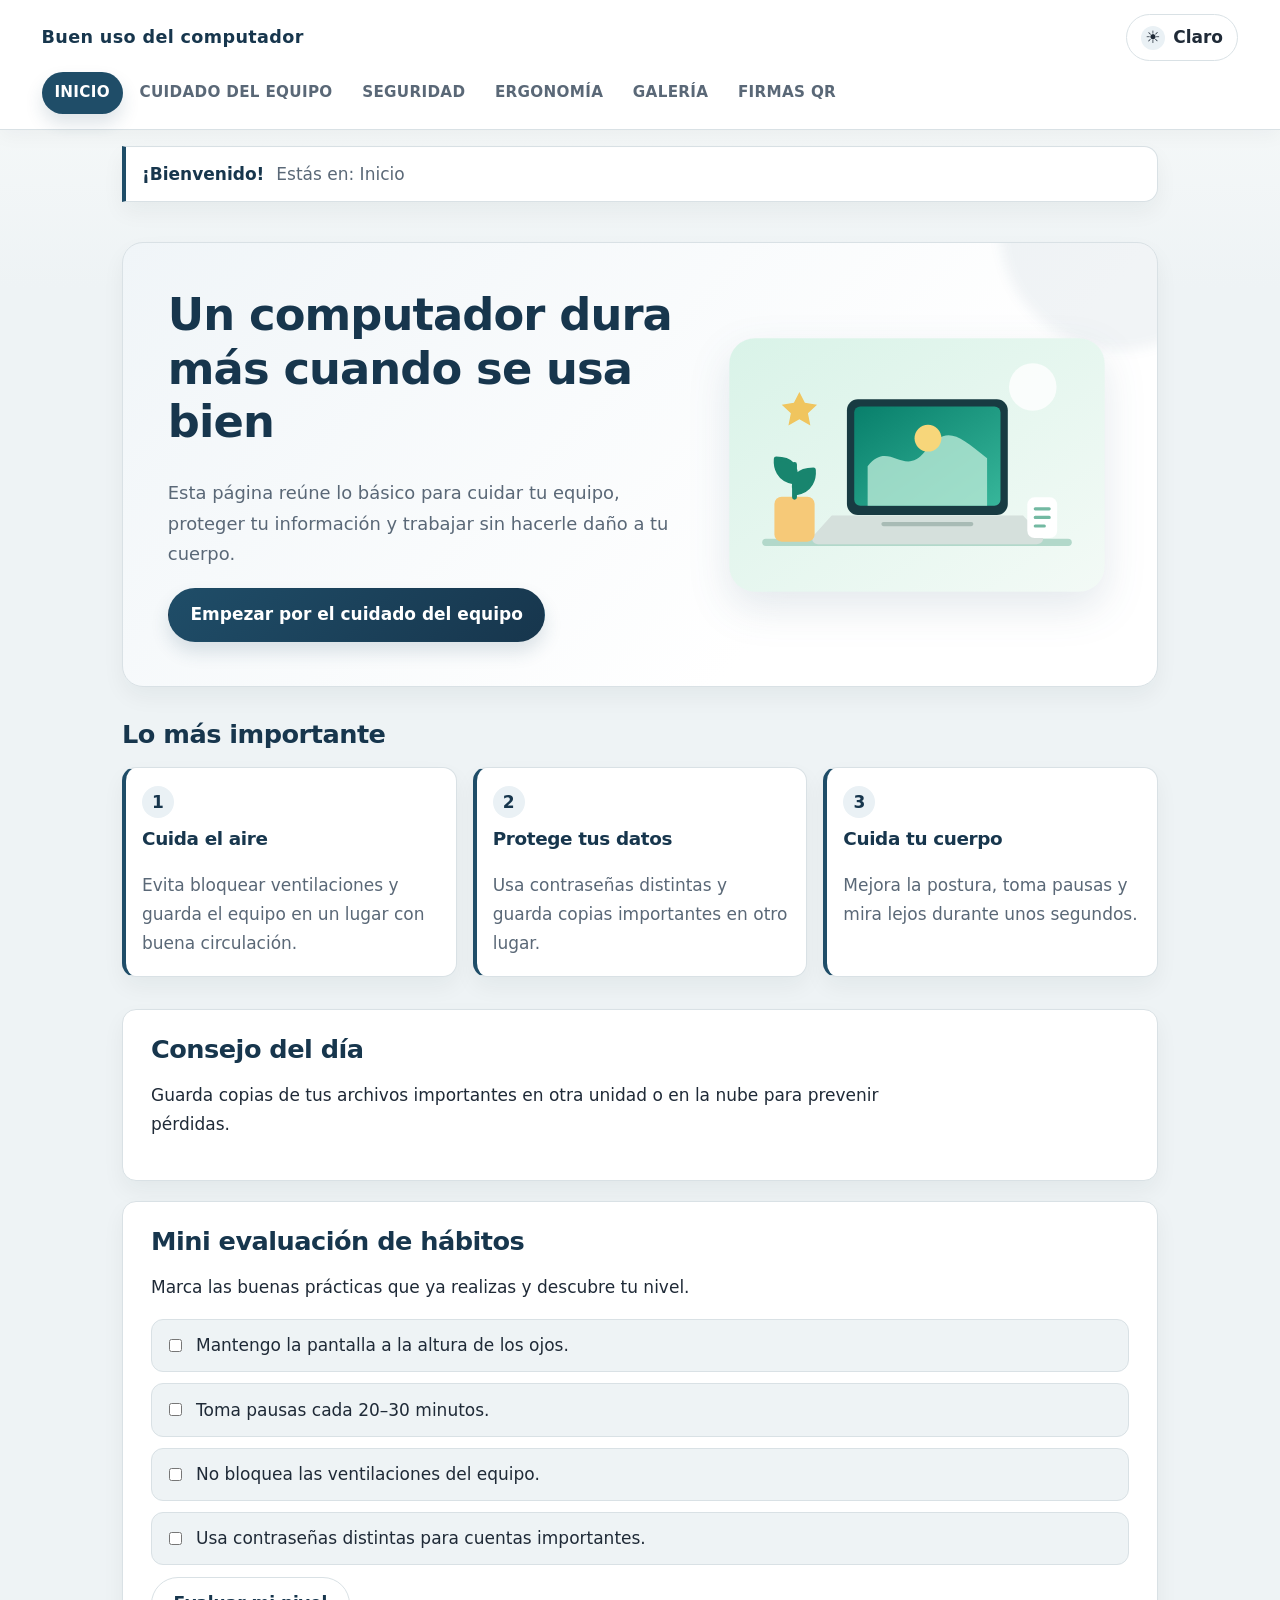
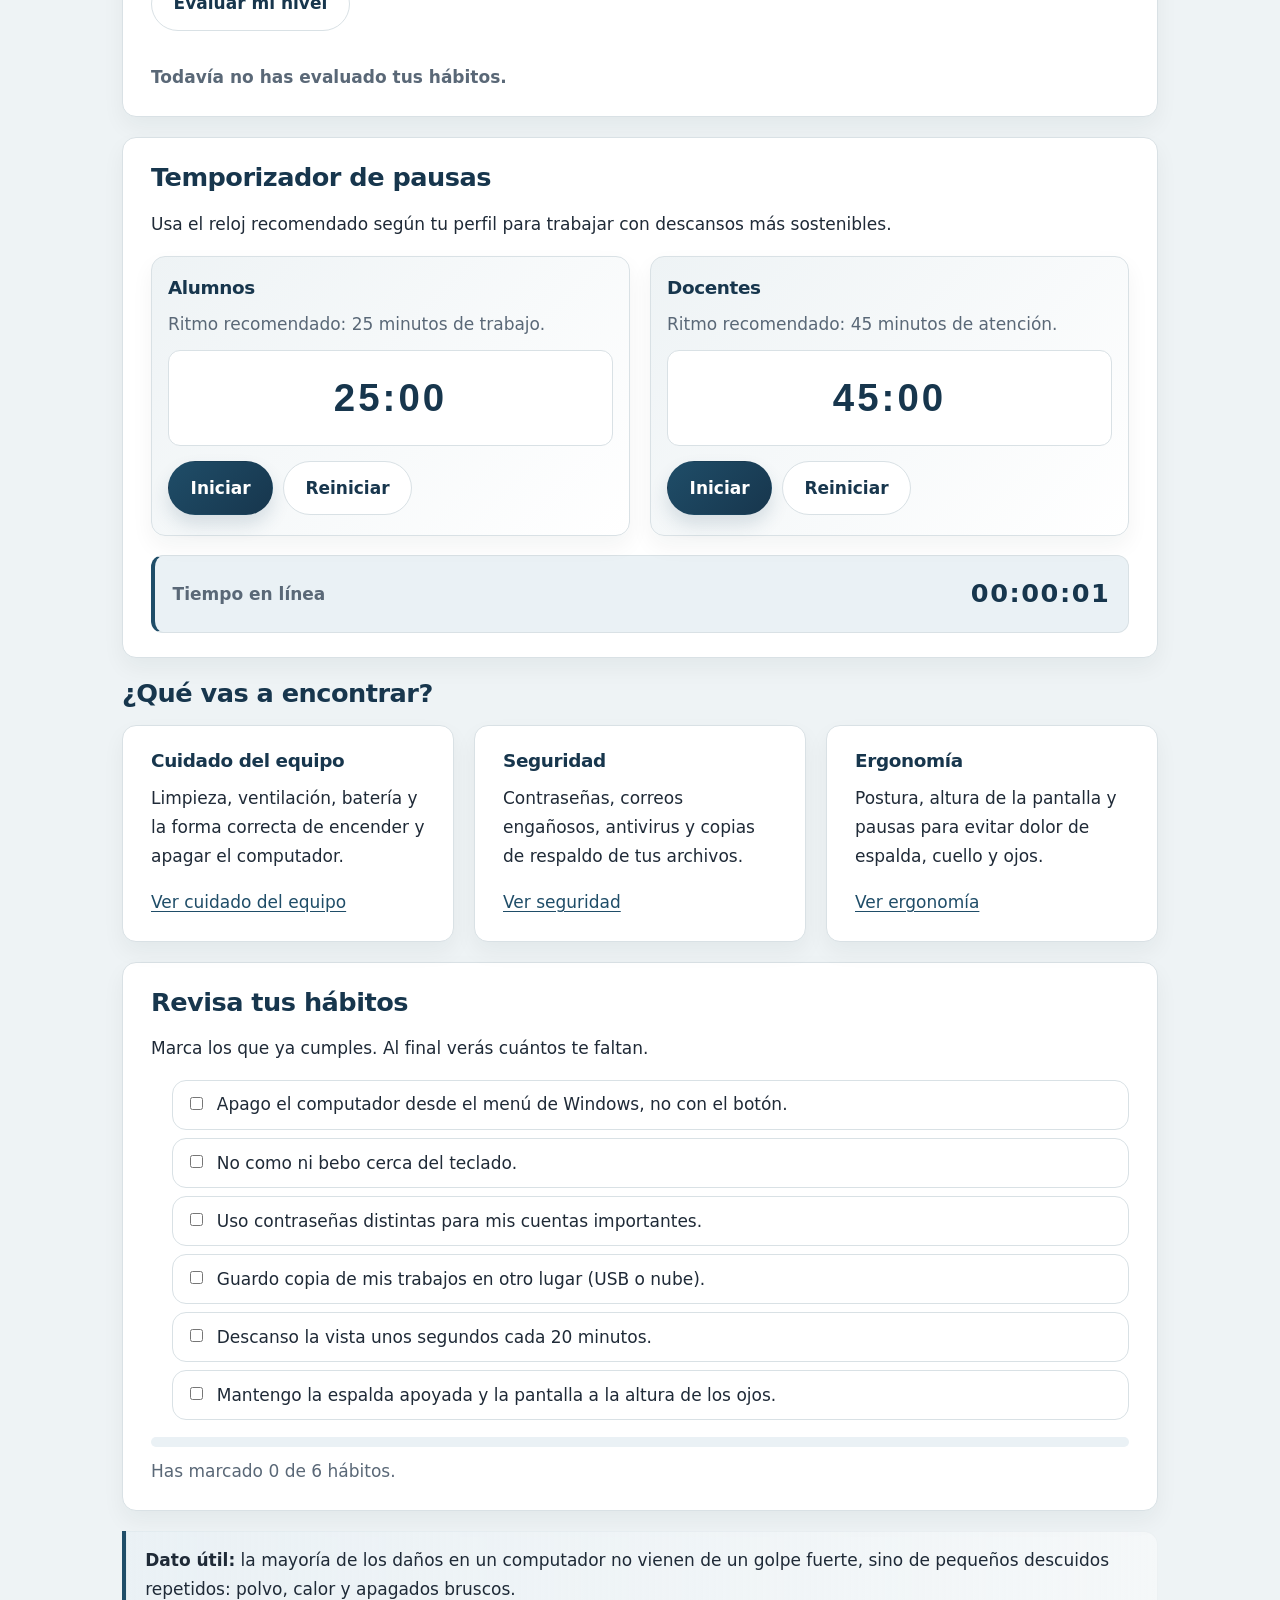
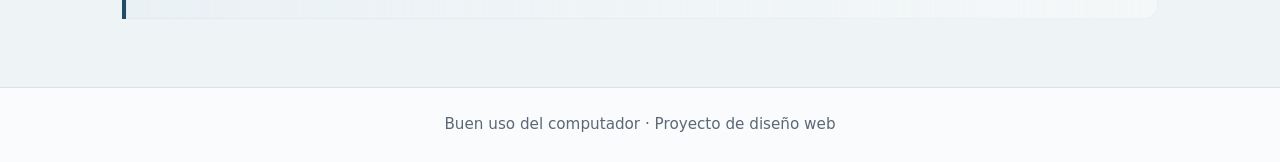
<file: index.html>
<!DOCTYPE html>
<html lang="es">
<head>
  <meta charset="UTF-8">
  <meta name="viewport" content="width=device-width, initial-scale=1">
  <title>Buen uso del computador</title>
  <link rel="stylesheet" href="css/estilos.css">
</head>
<body>

  <header class="cabecera">
    <a class="logo" href="index.html">Buen uso del computador</a>
    <div class="cabecera-acciones">
      <button class="tema-toggle" type="button" aria-label="Cambiar tema" aria-pressed="false">
        <span class="tema-toggle-icon" aria-hidden="true">☀️</span>
        <span class="tema-toggle-text">Claro</span>
      </button>
      <button class="menu-boton" type="button" aria-expanded="false" aria-controls="menu">Menú</button>
    </div>
    <nav id="menu" class="menu" aria-label="Principal">
      <a href="index.html" class="activo" aria-current="page">Inicio</a>
      <a href="cuidado.html">Cuidado del equipo</a>
      <a href="seguridad.html">Seguridad</a>
      <a href="ergonomia.html">Ergonomía</a>
      <a href="galeria.html">Galería</a>
      <a href="firmas.html">Firmas QR</a>
    </nav>
  </header>

  <a class="saltar-contenido" href="#contenido">Saltar al contenido</a>
  <main class="contenido" id="contenido">

    <section class="portada">
      <div class="portada-texto">
        <h1>Un computador dura más cuando se usa bien</h1>
        <p>Esta página reúne lo básico para cuidar tu equipo, proteger tu información y trabajar sin hacerle daño a tu cuerpo.</p>
        <a class="boton" href="cuidado.html">Empezar por el cuidado del equipo</a>
      </div>
      <figure class="portada-visual">
        <img src="imagenes/inicio.svg" alt="Computador portátil sobre un escritorio ordenado con una planta">
      </figure>
    </section>

    <section class="destacados" aria-labelledby="destacados">
      <h2 id="destacados">Lo más importante</h2>
      <div class="mini-grid">
        <article class="mini-card">
          <span class="badge">1</span>
          <h3>Cuida el aire</h3>
          <p>Evita bloquear ventilaciones y guarda el equipo en un lugar con buena circulación.</p>
        </article>
        <article class="mini-card">
          <span class="badge">2</span>
          <h3>Protege tus datos</h3>
          <p>Usa contraseñas distintas y guarda copias importantes en otro lugar.</p>
        </article>
        <article class="mini-card">
          <span class="badge">3</span>
          <h3>Cuida tu cuerpo</h3>
          <p>Mejora la postura, toma pausas y mira lejos durante unos segundos.</p>
        </article>
      </div>
    </section>

    <section class="bloque" aria-labelledby="consejos-dia">
      <h2 id="consejos-dia">Consejo del día</h2>
      <p id="consejo-del-dia">Cargando recomendación...</p>
    </section>

    <section class="bloque" aria-labelledby="mini-evaluacion">
      <h2 id="mini-evaluacion">Mini evaluación de hábitos</h2>
      <p>Marca las buenas prácticas que ya realizas y descubre tu nivel.</p>

      <form id="test-habitos-form" class="test-habitos-form">
        <label class="test-option"><input type="checkbox" name="habito"> Mantengo la pantalla a la altura de los ojos.</label>
        <label class="test-option"><input type="checkbox" name="habito"> Toma pausas cada 20–30 minutos.</label>
        <label class="test-option"><input type="checkbox" name="habito"> No bloquea las ventilaciones del equipo.</label>
        <label class="test-option"><input type="checkbox" name="habito"> Usa contraseñas distintas para cuentas importantes.</label>

        <div class="controles">
          <button type="button" class="boton-sec" id="evaluar-habitos">Evaluar mi nivel</button>
        </div>
      </form>

      <p id="resultado-habitos" aria-live="polite">Todavía no has evaluado tus hábitos.</p>
    </section>

    <section class="bloque" aria-labelledby="temporizador-titulo">
      <h2 id="temporizador-titulo">Temporizador de pausas</h2>
      <p>Usa el reloj recomendado según tu perfil para trabajar con descansos más sostenibles.</p>

      <div class="temporizador-grid">
        <article class="temporizador-card" data-seconds="1500">
          <h3>Alumnos</h3>
          <p>Ritmo recomendado: 25 minutos de trabajo.</p>
          <div class="temporizador-display" aria-live="polite">25:00</div>
          <div class="temporizador-controles">
            <button class="boton" type="button" data-role="start">Iniciar</button>
            <button class="boton-sec" type="button" data-role="reset">Reiniciar</button>
          </div>
        </article>

        <article class="temporizador-card" data-seconds="2700">
          <h3>Docentes</h3>
          <p>Ritmo recomendado: 45 minutos de atención.</p>
          <div class="temporizador-display" aria-live="polite">45:00</div>
          <div class="temporizador-controles">
            <button class="boton" type="button" data-role="start">Iniciar</button>
            <button class="boton-sec" type="button" data-role="reset">Reiniciar</button>
          </div>
        </article>
      </div>

      <div class="tiempo-linea" aria-live="polite">
        <span class="tiempo-linea-label">Tiempo en línea</span>
        <strong id="tiempo-en-linea">00:00:00</strong>
      </div>
    </section>

    <section aria-labelledby="temas">
      <h2 id="temas">¿Qué vas a encontrar?</h2>
      <div class="rejilla">
        <article class="bloque">
          <h3>Cuidado del equipo</h3>
          <p>Limpieza, ventilación, batería y la forma correcta de encender y apagar el computador.</p>
          <a href="cuidado.html">Ver cuidado del equipo</a>
        </article>
        <article class="bloque">
          <h3>Seguridad</h3>
          <p>Contraseñas, correos engañosos, antivirus y copias de respaldo de tus archivos.</p>
          <a href="seguridad.html">Ver seguridad</a>
        </article>
        <article class="bloque">
          <h3>Ergonomía</h3>
          <p>Postura, altura de la pantalla y pausas para evitar dolor de espalda, cuello y ojos.</p>
          <a href="ergonomia.html">Ver ergonomía</a>
        </article>
      </div>
    </section>

    <section class="bloque" aria-labelledby="revisa">
      <h2 id="revisa">Revisa tus hábitos</h2>
      <p>Marca los que ya cumples. Al final verás cuántos te faltan.</p>

      <ul class="habitos">
        <li><label><input type="checkbox"><span>Apago el computador desde el menú de Windows, no con el botón.</span></label></li>
        <li><label><input type="checkbox"><span>No como ni bebo cerca del teclado.</span></label></li>
        <li><label><input type="checkbox"><span>Uso contraseñas distintas para mis cuentas importantes.</span></label></li>
        <li><label><input type="checkbox"><span>Guardo copia de mis trabajos en otro lugar (USB o nube).</span></label></li>
        <li><label><input type="checkbox"><span>Descanso la vista unos segundos cada 20 minutos.</span></label></li>
        <li><label><input type="checkbox"><span>Mantengo la espalda apoyada y la pantalla a la altura de los ojos.</span></label></li>
      </ul>

      <div class="progreso" role="progressbar" aria-valuemin="0" aria-valuemax="100" aria-valuenow="0" aria-label="Hábitos cumplidos">
        <div class="progreso-barra" id="barra"></div>
      </div>
      <p id="resultado" aria-live="polite">Has marcado 0 de 6 hábitos.</p>
    </section>

    <div class="nota">
      <strong>Dato útil:</strong> la mayoría de los daños en un computador no vienen de un golpe fuerte, sino de pequeños descuidos repetidos: polvo, calor y apagados bruscos.
    </div>

  </main>

  <footer class="pie">
    <p>Buen uso del computador · Proyecto de diseño web</p>
  </footer>

  <script src="js/script.js" defer></script>
</body>
</html>
</file>
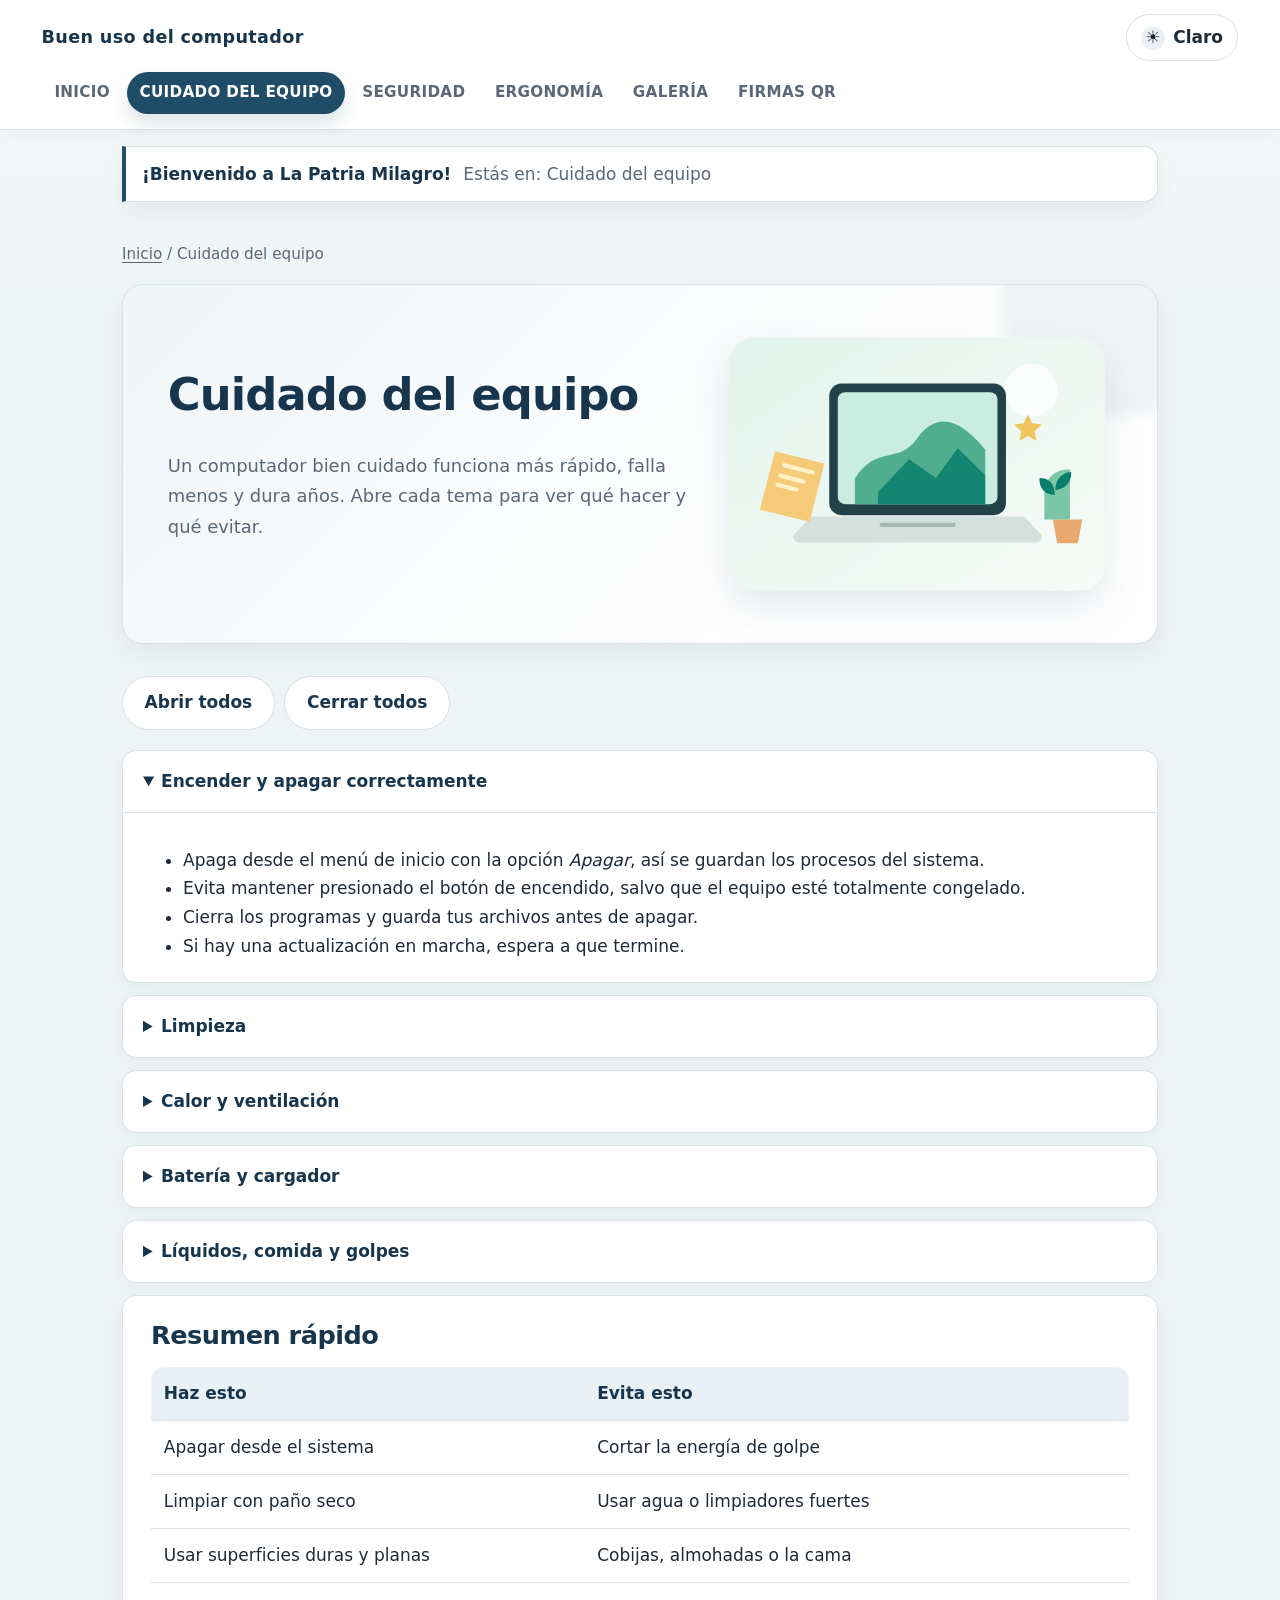
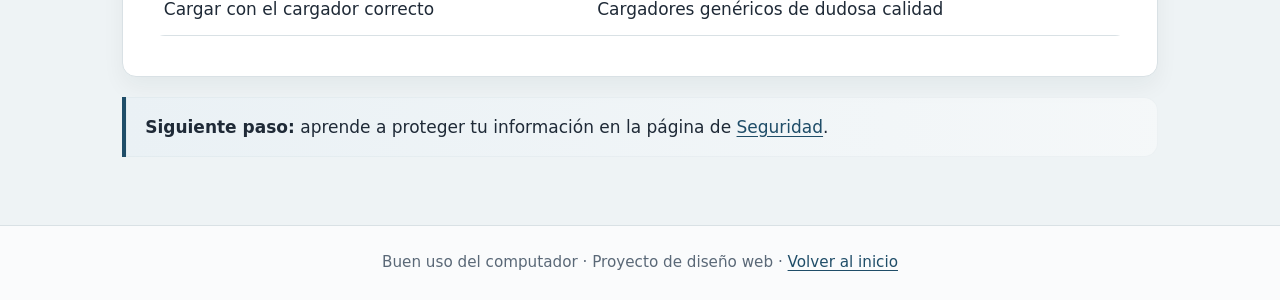
<file: cuidado.html>
<!DOCTYPE html>
<html lang="es">
<head>
  <meta charset="UTF-8">
  <meta name="viewport" content="width=device-width, initial-scale=1">
  <title>Cuidado del equipo · Buen uso del computador</title>
  <link rel="stylesheet" href="css/estilos.css">
</head>
<body>

  <header class="cabecera">
    <a class="logo" href="index.html">Buen uso del computador</a>
    <div class="cabecera-acciones">
      <button class="tema-toggle" type="button" aria-label="Cambiar tema" aria-pressed="false">
        <span class="tema-toggle-icon" aria-hidden="true">☀️</span>
        <span class="tema-toggle-text">Claro</span>
      </button>
      <button class="menu-boton" type="button" aria-expanded="false" aria-controls="menu">Menú</button>
    </div>
    <nav id="menu" class="menu" aria-label="Principal">
      <a href="index.html">Inicio</a>
      <a href="cuidado.html" class="activo" aria-current="page">Cuidado del equipo</a>
      <a href="seguridad.html">Seguridad</a>
      <a href="ergonomia.html">Ergonomía</a>
      <a href="galeria.html">Galería</a>
      <a href="firmas.html">Firmas QR</a>
    </nav>
  </header>

  <a class="saltar-contenido" href="#contenido">Saltar al contenido</a>
  <main class="contenido" id="contenido">
    <p class="migas"><a href="index.html">Inicio</a> / Cuidado del equipo</p>

    <section class="portada">
      <div class="portada-texto">
        <h1>Cuidado del equipo</h1>
        <p>Un computador bien cuidado funciona más rápido, falla menos y dura años. Abre cada tema para ver qué hacer y qué evitar.</p>
      </div>
      <figure class="portada-visual">
        <img src="imagenes/cuidado.svg" alt="Computador limpio con un paño y una planta al lado">
      </figure>
    </section>

    <div class="controles">
      <button class="boton-sec" id="abrir-todo" type="button">Abrir todos</button>
      <button class="boton-sec" id="cerrar-todo" type="button">Cerrar todos</button>
    </div>

    <details class="tema" open>
      <summary>Encender y apagar correctamente</summary>
      <div class="detalle">
        <ul>
          <li>Apaga desde el menú de inicio con la opción <em>Apagar</em>, así se guardan los procesos del sistema.</li>
          <li>Evita mantener presionado el botón de encendido, salvo que el equipo esté totalmente congelado.</li>
          <li>Cierra los programas y guarda tus archivos antes de apagar.</li>
          <li>Si hay una actualización en marcha, espera a que termine.</li>
        </ul>
      </div>
    </details>

    <details class="tema">
      <summary>Limpieza</summary>
      <div class="detalle">
        <ul>
          <li>Apaga y desconecta el equipo antes de limpiar.</li>
          <li>Usa un paño seco y suave para la pantalla; nunca rocíes líquido directamente sobre ella.</li>
          <li>Para el teclado, voltéalo con suavidad o usa aire comprimido en ráfagas cortas.</li>
          <li>Las rejillas de ventilación deben mantenerse libres de polvo.</li>
        </ul>
      </div>
    </details>

    <details class="tema">
      <summary>Calor y ventilación</summary>
      <div class="detalle">
        <p>El calor es el enemigo número uno de los componentes. Cuando el equipo se calienta demasiado se vuelve lento y puede dañarse.</p>
        <ul>
          <li>No uses el portátil sobre la cama, cobijas o almohadas; tapan las entradas de aire.</li>
          <li>Colócalo sobre una superficie dura y plana.</li>
          <li>Evita dejarlo al sol o dentro de un carro cerrado.</li>
          <li>Si el ventilador suena muy fuerte todo el tiempo, puede ser señal de polvo acumulado.</li>
        </ul>
      </div>
    </details>

    <details class="tema">
      <summary>Batería y cargador</summary>
      <div class="detalle">
        <ul>
          <li>Usa el cargador original o uno compatible de buena calidad.</li>
          <li>No lo dejes descargarse hasta 0% con frecuencia.</li>
          <li>Desconecta el cargador sin halar del cable; sujeta el conector.</li>
          <li>Guarda el cable sin doblarlo ni enrollarlo con fuerza.</li>
        </ul>
      </div>
    </details>

    <details class="tema">
      <summary>Líquidos, comida y golpes</summary>
      <div class="detalle">
        <ul>
          <li>Mantén bebidas y comida lejos del teclado; un solo derrame puede dañar la placa.</li>
          <li>Transporta el portátil en una funda o maleta acolchada.</li>
          <li>No pongas objetos pesados encima, ni con el equipo cerrado.</li>
          <li>Si se moja: apágalo de inmediato, desconéctalo y llévalo a revisión; no lo enciendas para probar.</li>
        </ul>
      </div>
    </details>

    <section class="bloque" aria-labelledby="resumen">
      <h2 id="resumen">Resumen rápido</h2>
      <div class="tabla-scroll">
        <table class="tabla">
          <thead><tr><th>Haz esto</th><th>Evita esto</th></tr></thead>
          <tbody>
            <tr><td>Apagar desde el sistema</td><td>Cortar la energía de golpe</td></tr>
            <tr><td>Limpiar con paño seco</td><td>Usar agua o limpiadores fuertes</td></tr>
            <tr><td>Usar superficies duras y planas</td><td>Cobijas, almohadas o la cama</td></tr>
            <tr><td>Cargar con el cargador correcto</td><td>Cargadores genéricos de dudosa calidad</td></tr>
          </tbody>
        </table>
      </div>
    </section>

    <div class="nota">
      <strong>Siguiente paso:</strong> aprende a proteger tu información en la página de <a href="seguridad.html">Seguridad</a>.
    </div>

  </main>

  <footer class="pie">
    <p>Buen uso del computador · Proyecto de diseño web · <a href="index.html">Volver al inicio</a></p>
  </footer>

  <script src="js/script.js" defer></script>
</body>
</html>
</file>
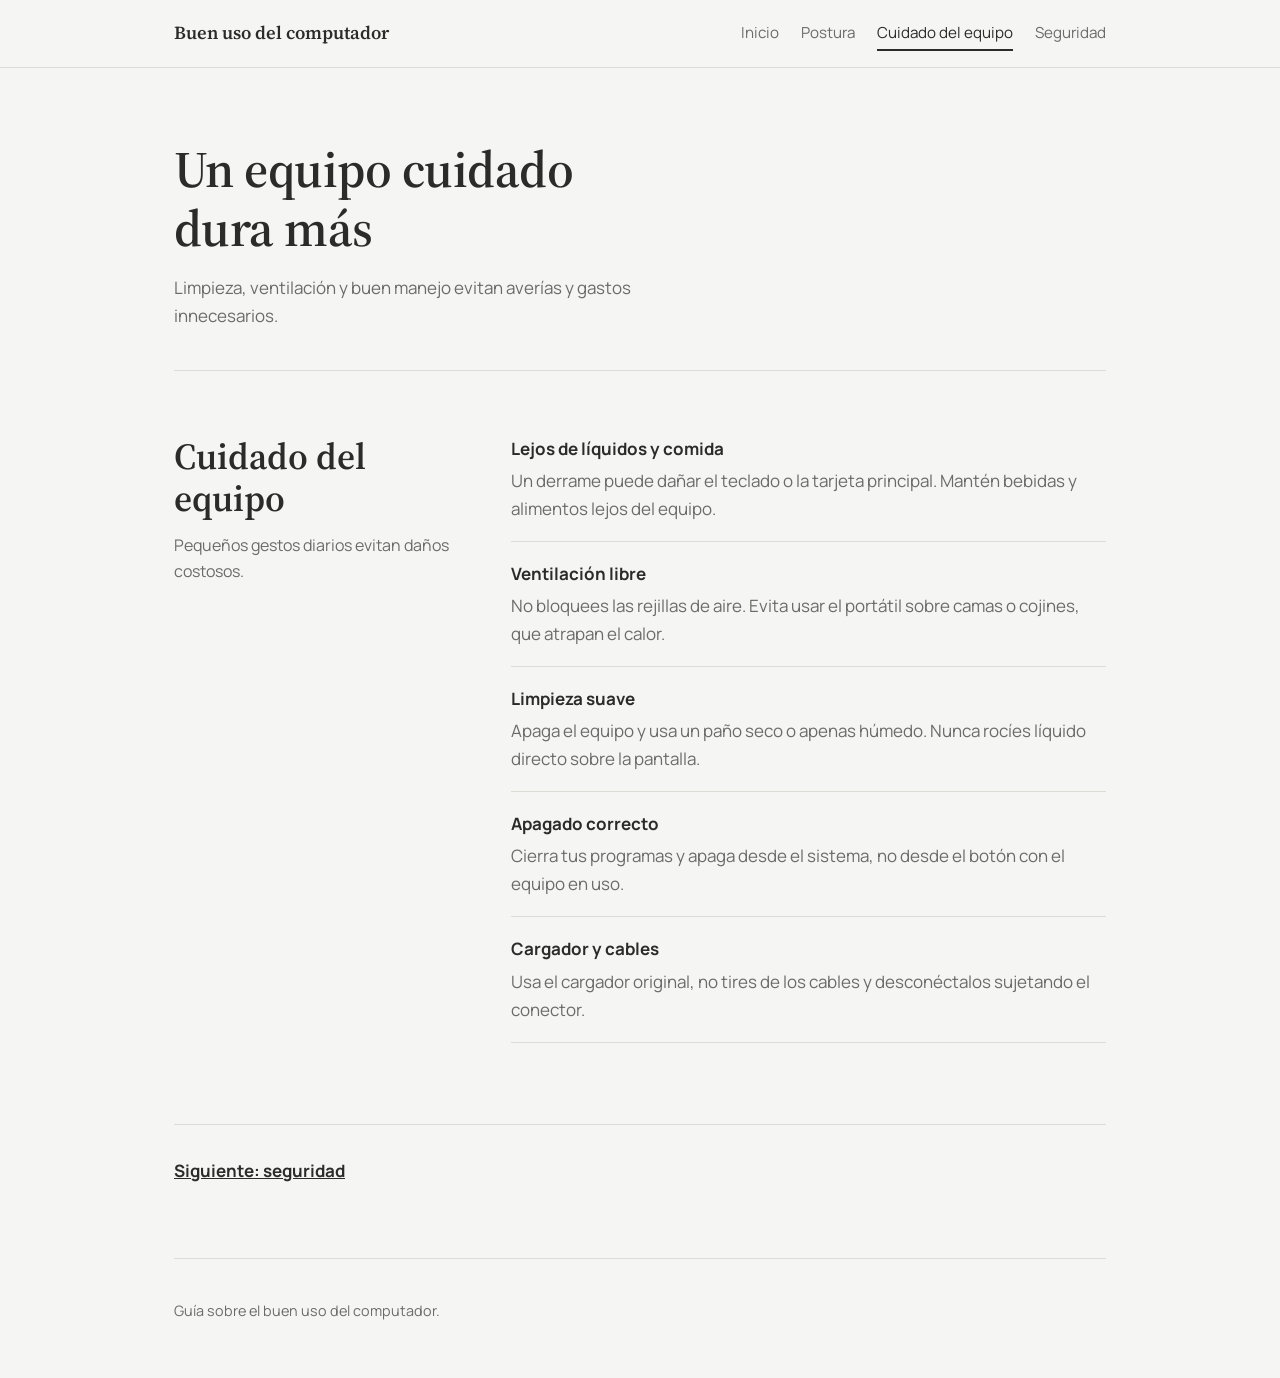
<file: equipo.html>
<!DOCTYPE html>
<html lang="es">
<head>
<meta charset="utf-8">
<meta name="viewport" content="width=device-width, initial-scale=1, viewport-fit=cover">
<title>Cuidado del equipo · Buen uso del computador</title>
<link rel="stylesheet" href="https://fonts.googleapis.com/css2?family=Manrope:wght@400;500;700&family=Source+Serif+4:opsz,wght@8..60,500;8..60,600&display=swap">
<style>
:root{
  --bg:#f5f5f3; --surface:#ffffff; --ink:#2b2b2a; --muted:#6b6b68; --line:#dcdcd7; --accent:#4a4a47; --soft:#ebebe7;
  color-scheme:light;
  box-sizing:border-box; padding-top:env(safe-area-inset-top,0px); padding-bottom:env(safe-area-inset-bottom,0px);
}
@media (prefers-color-scheme:dark){
  :root:not([data-theme="light"]){--bg:#1d1d1c;--surface:#262625;--ink:#ecece8;--muted:#a3a39e;--line:#3a3a38;--accent:#d2d2cc;--soft:#2e2e2c;color-scheme:dark}
}
:root[data-theme="dark"]{--bg:#1d1d1c;--surface:#262625;--ink:#ecece8;--muted:#a3a39e;--line:#3a3a38;--accent:#d2d2cc;--soft:#2e2e2c;color-scheme:dark}
html{scroll-padding-top:env(safe-area-inset-top,0px);scroll-behavior:smooth}
*,*::before,*::after{box-sizing:border-box}
body{margin:0;background:var(--bg);color:var(--ink);font:400 1.0625rem/1.65 "Manrope",system-ui,-apple-system,"Segoe UI",sans-serif}
h1,h2,h3{font-family:"Source Serif 4",Georgia,"Times New Roman",serif;font-weight:600;line-height:1.15;margin:0}
a{color:inherit}
:focus-visible{outline:2px solid var(--accent);outline-offset:3px}
.wrap{max-width:980px;margin:0 auto;padding:0 24px}
header.hero{padding:88px 0 72px}
.hero h1{font-size:clamp(2.4rem,6vw,4.4rem);max-width:15ch;letter-spacing:-.02em}
.hero p{max-width:52ch;color:var(--muted);margin:24px 0 32px;font-size:1.15rem}
.btn{display:inline-block;padding:13px 24px;background:var(--ink);color:var(--bg);border-radius:6px;text-decoration:none;font-weight:700}
.btn:hover{opacity:.88}
section{padding:64px 0;border-top:1px solid var(--line)}
.head{display:grid;grid-template-columns:1fr 2fr;gap:40px}
.head h2{font-size:clamp(1.7rem,3.4vw,2.3rem)}
.head .lead{color:var(--muted);margin:12px 0 0;font-size:1rem}
dl{margin:0}
dl div{padding:18px 0;border-bottom:1px solid var(--line)}
dl div:first-child{padding-top:0}
dt{font-weight:700;margin-bottom:4px}
dd{margin:0;color:var(--muted);max-width:60ch}
.rule{background:var(--soft);padding:24px 28px;border-radius:10px;margin-top:28px}
.rule h3{font-size:1.2rem;margin-bottom:8px}
.rule p{margin:0;color:var(--muted);max-width:60ch}
.check{background:var(--surface);border:1px solid var(--line);border-radius:12px;padding:32px;max-width:720px}
.check h2{font-size:clamp(1.6rem,3vw,2.1rem);margin-bottom:8px}
.bar{height:8px;background:var(--soft);border-radius:99px;overflow:hidden;margin:20px 0 6px}
.bar span{display:block;height:100%;width:0;background:var(--accent);transition:width .25s}
.count{color:var(--muted);font-size:.9rem;margin:0 0 16px}
.check label{display:flex;gap:14px;align-items:flex-start;padding:12px 0;border-top:1px solid var(--line);cursor:pointer}
.check input{width:20px;height:20px;margin-top:3px;accent-color:var(--accent);flex:none}
.check input:checked+span{color:var(--muted);text-decoration:line-through}
.msg{margin:18px 0 0;font-weight:700;min-height:1.65em}
footer{padding:40px 0 56px;border-top:1px solid var(--line);color:var(--muted);font-size:.9rem}
@media (max-width:720px){
  .head{grid-template-columns:1fr;gap:24px}
  header.hero{padding:56px 0 48px}
  section{padding:48px 0}
  .check{padding:22px}
}
@media (prefers-reduced-motion:reduce){html{scroll-behavior:auto}.bar span{transition:none}}

/* Menú */
.top{border-bottom:1px solid var(--line)}
.bar-top{display:flex;align-items:center;justify-content:space-between;gap:20px;flex-wrap:wrap;padding:16px 24px}
.brand{font-family:"Source Serif 4",Georgia,serif;font-weight:600;font-size:1.15rem;text-decoration:none}
nav{display:flex;gap:22px;font-size:.95rem}
nav a{text-decoration:none;color:var(--muted);padding:4px 0;border-bottom:2px solid transparent}
nav a:hover{color:var(--ink)}
nav a[aria-current="page"]{color:var(--ink);border-bottom-color:var(--ink)}
.menu-btn{display:none;background:none;border:1px solid var(--line);color:var(--ink);padding:8px 14px;border-radius:6px;font:inherit;cursor:pointer}
/* Páginas internas y portada */
.page-head{padding:72px 0 40px}
.page-head h1{font-size:clamp(2rem,5vw,3.2rem);max-width:20ch;letter-spacing:-.01em}
.page-head p{color:var(--muted);max-width:56ch;margin:16px 0 0}
.sec-title{font-size:clamp(1.7rem,3.4vw,2.3rem);margin-bottom:28px}
.tiles{display:grid;grid-template-columns:repeat(3,1fr);gap:32px}
.tiles a{display:block;text-decoration:none;border-top:2px solid var(--ink);padding-top:16px}
.tiles h3{font-size:1.3rem;margin-bottom:8px}
.tiles p{margin:0;color:var(--muted);font-size:1rem}
.tiles a:hover h3{text-decoration:underline}
.next{padding:8px 0 56px;border-top:1px solid var(--line);padding-top:32px}
.next a{font-weight:700}
@media (max-width:720px){
  .menu-btn{display:block}
  nav{display:none;flex-direction:column;gap:8px;width:100%;padding:8px 0 4px}
  nav.open{display:flex}
  .tiles{grid-template-columns:1fr;gap:24px}
  .page-head{padding:48px 0 32px}
}
</style>
</head>
<body>
<header class="top">
  <div class="wrap bar-top">
    <a class="brand" href="index.html">Buen uso del computador</a>
    <button class="menu-btn" aria-expanded="false" aria-controls="menu">Menú</button>
    <nav id="menu" aria-label="Principal"><a href="index.html">Inicio</a><a href="postura.html">Postura</a><a href="equipo.html" aria-current="page">Cuidado del equipo</a><a href="seguridad.html">Seguridad</a></nav>
  </div>
</header>
<main class="wrap">
  <header class="page-head"><h1>Un equipo cuidado dura más</h1><p>Limpieza, ventilación y buen manejo evitan averías y gastos innecesarios.</p></header>
  <section id="equipo">
    <div class="head">
      <div>
        <h2>Cuidado del equipo</h2>
        <p class="lead">Pequeños gestos diarios evitan daños costosos.</p>
      </div>
      <dl>
        <div><dt>Lejos de líquidos y comida</dt><dd>Un derrame puede dañar el teclado o la tarjeta principal. Mantén bebidas y alimentos lejos del equipo.</dd></div>
        <div><dt>Ventilación libre</dt><dd>No bloquees las rejillas de aire. Evita usar el portátil sobre camas o cojines, que atrapan el calor.</dd></div>
        <div><dt>Limpieza suave</dt><dd>Apaga el equipo y usa un paño seco o apenas húmedo. Nunca rocíes líquido directo sobre la pantalla.</dd></div>
        <div><dt>Apagado correcto</dt><dd>Cierra tus programas y apaga desde el sistema, no desde el botón con el equipo en uso.</dd></div>
        <div><dt>Cargador y cables</dt><dd>Usa el cargador original, no tires de los cables y desconéctalos sujetando el conector.</dd></div>
      </dl>
    </div>
  </section>
  <p class="next"><a href="seguridad.html">Siguiente: seguridad</a></p>
</main>
<div class="wrap"><footer>Guía sobre el buen uso del computador.</footer></div>
<script>
(function(){
  // Menú móvil
  var btn=document.querySelector('.menu-btn'),menu=document.getElementById('menu');
  if(btn&&menu){
    btn.addEventListener('click',function(){
      var open=menu.classList.toggle('open');
      btn.setAttribute('aria-expanded',open);
    });
  }
  // Lista de revisión (solo en la portada)
  var boxes=document.querySelectorAll('.check input');
  if(!boxes.length)return;
  var fill=document.getElementById('fill'),count=document.getElementById('count'),msg=document.getElementById('msg');
  var bar=document.querySelector('.bar');
  function update(){
    var n=0;boxes.forEach(function(b){if(b.checked)n++;});
    var t=boxes.length;
    fill.style.width=(n/t*100)+'%';
    bar.setAttribute('aria-valuenow',n);
    count.textContent=n+' de '+t+' hábitos';
    msg.textContent=n===t?'Muy bien: tu puesto de trabajo está en orden.':(n>=3?'Vas bien. Revisa lo que falta.':'');
  }
  boxes.forEach(function(b){b.addEventListener('change',update);});
})();
</script>
</body>
</html>
</file>
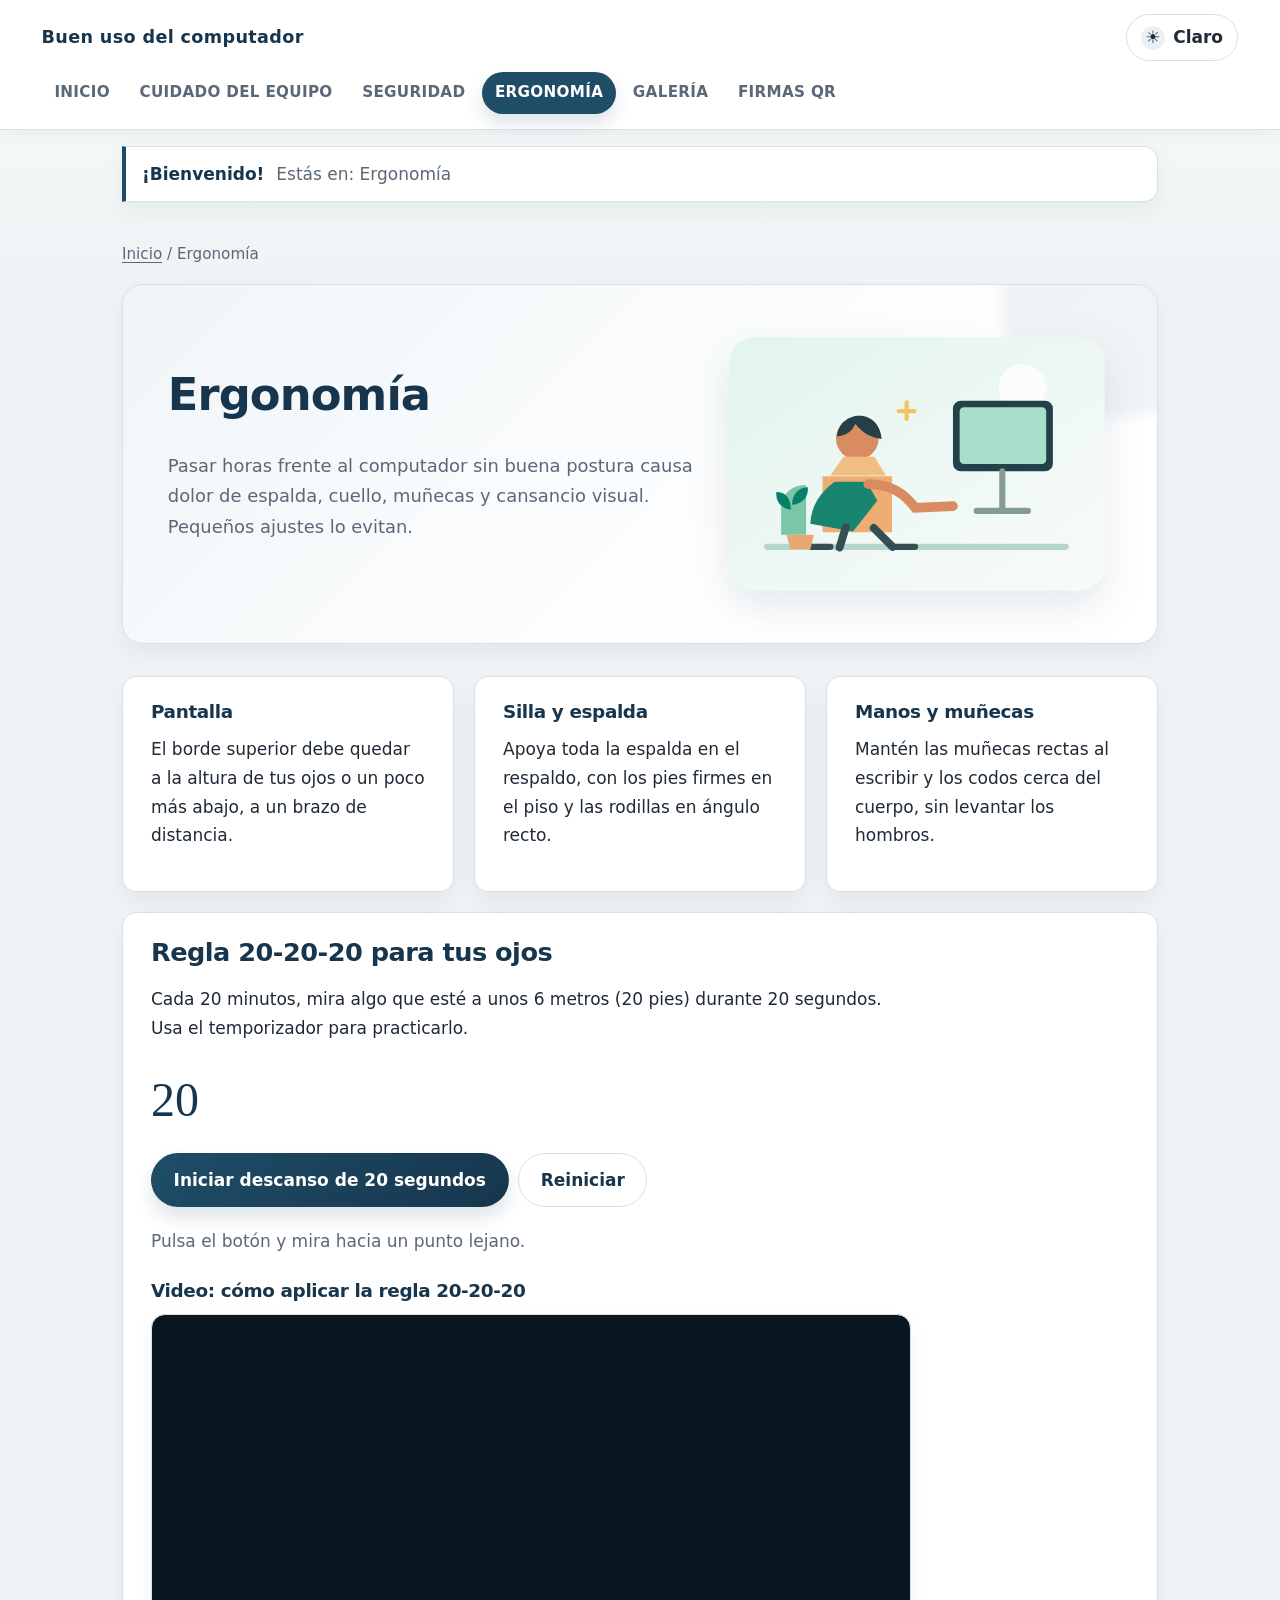
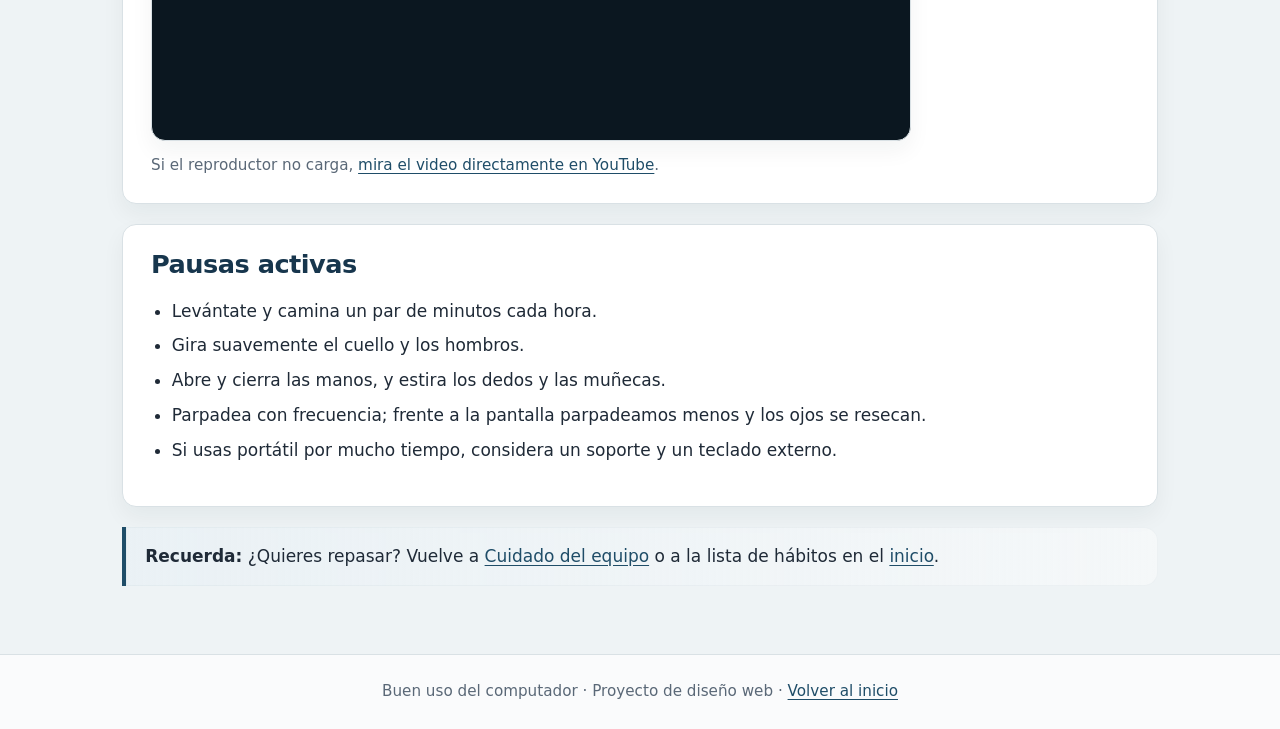
<file: ergonomia.html>
<!DOCTYPE html>
<html lang="es">
<head>
  <meta charset="UTF-8">
  <meta name="viewport" content="width=device-width, initial-scale=1">
  <title>Ergonomía · Buen uso del computador</title>
  <link rel="stylesheet" href="css/estilos.css">
</head>
<body>

  <header class="cabecera">
    <a class="logo" href="index.html">Buen uso del computador</a>
    <div class="cabecera-acciones">
      <button class="tema-toggle" type="button" aria-label="Cambiar tema" aria-pressed="false">
        <span class="tema-toggle-icon" aria-hidden="true">☀️</span>
        <span class="tema-toggle-text">Claro</span>
      </button>
      <button class="menu-boton" type="button" aria-expanded="false" aria-controls="menu">Menú</button>
    </div>
    <nav id="menu" class="menu" aria-label="Principal">
      <a href="index.html">Inicio</a>
      <a href="cuidado.html">Cuidado del equipo</a>
      <a href="seguridad.html">Seguridad</a>
      <a href="ergonomia.html" class="activo" aria-current="page">Ergonomía</a>
      <a href="galeria.html">Galería</a>
      <a href="firmas.html">Firmas QR</a>
    </nav>
  </header>

  <a class="saltar-contenido" href="#contenido">Saltar al contenido</a>
  <main class="contenido" id="contenido">
    <p class="migas"><a href="index.html">Inicio</a> / Ergonomía</p>

    <section class="portada">
      <div class="portada-texto">
        <h1>Ergonomía</h1>
        <p>Pasar horas frente al computador sin buena postura causa dolor de espalda, cuello, muñecas y cansancio visual. Pequeños ajustes lo evitan.</p>
      </div>
      <figure class="portada-visual">
        <img src="imagenes/ergonomia.svg" alt="Persona sentada con buena postura frente a un computador">
      </figure>
    </section>

    <section class="rejilla" aria-label="Ajustes del puesto de trabajo">
      <article class="bloque">
        <h3>Pantalla</h3>
        <p>El borde superior debe quedar a la altura de tus ojos o un poco más abajo, a un brazo de distancia.</p>
      </article>
      <article class="bloque">
        <h3>Silla y espalda</h3>
        <p>Apoya toda la espalda en el respaldo, con los pies firmes en el piso y las rodillas en ángulo recto.</p>
      </article>
      <article class="bloque">
        <h3>Manos y muñecas</h3>
        <p>Mantén las muñecas rectas al escribir y los codos cerca del cuerpo, sin levantar los hombros.</p>
      </article>
    </section>

    <section class="bloque" aria-labelledby="regla">
      <h2 id="regla">Regla 20-20-20 para tus ojos</h2>
      <p>Cada 20 minutos, mira algo que esté a unos 6 metros (20 pies) durante 20 segundos. Usa el temporizador para practicarlo.</p>
      <div class="reloj" id="reloj" aria-live="polite">20</div>
      <div class="controles">
        <button class="boton" id="iniciar" type="button">Iniciar descanso de 20 segundos</button>
        <button class="boton-sec" id="reiniciar" type="button">Reiniciar</button>
      </div>
      <p id="mensaje-reloj" class="mensaje-reloj">Pulsa el botón y mira hacia un punto lejano.</p>
      <div class="video-regla">
        <h3>Video: cómo aplicar la regla 20-20-20</h3>
        <div class="video-marco">
          <iframe
            src="https://www.youtube-nocookie.com/embed/mvkoaWkc-fw"
            title="Regla 20-20-20: cuida tus ojos frente a la pantalla"
            loading="lazy"
            referrerpolicy="strict-origin-when-cross-origin"
            allow="accelerometer; autoplay; clipboard-write; encrypted-media; gyroscope; picture-in-picture"
            allowfullscreen>
          </iframe>
        </div>
        <p class="video-alternativa">Si el reproductor no carga, <a href="https://www.youtube.com/watch?v=mvkoaWkc-fw" target="_blank" rel="noopener noreferrer">mira el video directamente en YouTube</a>.</p>
      </div>
    </section>

    <section class="bloque" aria-labelledby="pausas">
      <h2 id="pausas">Pausas activas</h2>
      <ul>
        <li>Levántate y camina un par de minutos cada hora.</li>
        <li>Gira suavemente el cuello y los hombros.</li>
        <li>Abre y cierra las manos, y estira los dedos y las muñecas.</li>
        <li>Parpadea con frecuencia; frente a la pantalla parpadeamos menos y los ojos se resecan.</li>
        <li>Si usas portátil por mucho tiempo, considera un soporte y un teclado externo.</li>
      </ul>
    </section>

    <div class="nota">
      <strong>Recuerda:</strong> ¿Quieres repasar? Vuelve a <a href="cuidado.html">Cuidado del equipo</a> o a la lista de hábitos en el <a href="index.html">inicio</a>.
    </div>

  </main>

  <footer class="pie">
    <p>Buen uso del computador · Proyecto de diseño web · <a href="index.html">Volver al inicio</a></p>
  </footer>

  <script src="js/script.js" defer></script>

</body>
</html>
</file>
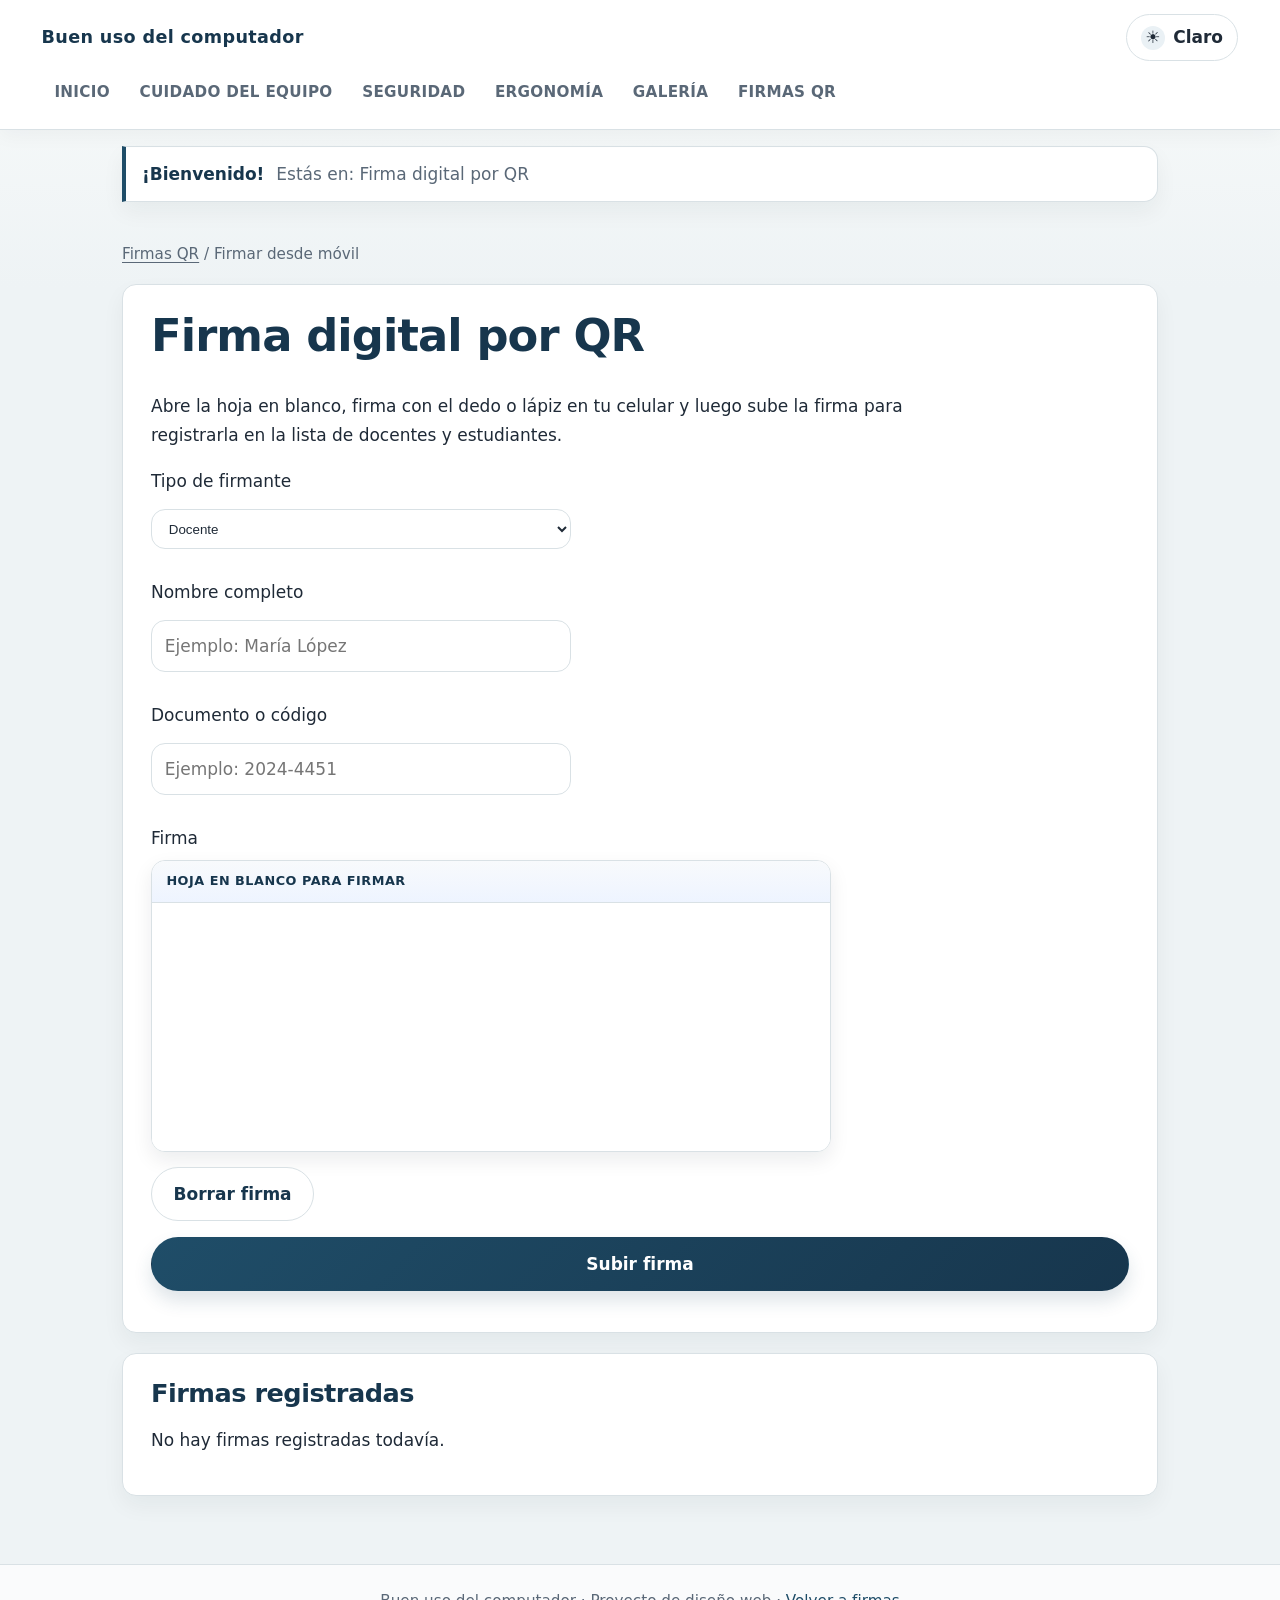
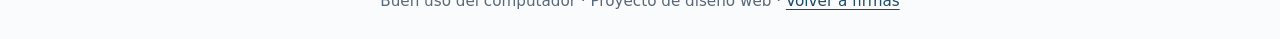
<file: firma-movil.html>
<!DOCTYPE html>
<html lang="es">
<head>
  <meta charset="UTF-8">
  <meta name="viewport" content="width=device-width, initial-scale=1">
  <title>Firmar desde móvil · Buen uso del computador</title>
  <link rel="stylesheet" href="css/estilos.css">
</head>
<body>

  <header class="cabecera">
    <a class="logo" href="index.html">Buen uso del computador</a>
    <div class="cabecera-acciones">
      <button class="tema-toggle" type="button" aria-label="Cambiar tema" aria-pressed="false">
        <span class="tema-toggle-icon" aria-hidden="true">☀️</span>
        <span class="tema-toggle-text">Claro</span>
      </button>
      <button class="menu-boton" type="button" aria-expanded="false" aria-controls="menu">Menú</button>
    </div>
    <nav id="menu" class="menu" aria-label="Principal">
      <a href="index.html">Inicio</a>
      <a href="cuidado.html">Cuidado del equipo</a>
      <a href="seguridad.html">Seguridad</a>
      <a href="ergonomia.html">Ergonomía</a>
      <a href="galeria.html">Galería</a>
      <a href="firmas.html">Firmas QR</a>
    </nav>
  </header>

  <a class="saltar-contenido" href="#contenido">Saltar al contenido</a>
  <main class="contenido" id="contenido">
    <p class="migas"><a href="firmas.html">Firmas QR</a> / Firmar desde móvil</p>

    <section class="bloque" aria-labelledby="firmar">
      <h1 id="firmar">Firma digital por QR</h1>
      <p>Abre la hoja en blanco, firma con el dedo o lápiz en tu celular y luego sube la firma para registrarla en la lista de docentes y estudiantes.</p>

      <form id="formulario-firma-movil" class="formulario-firma">
        <div class="campo-fila">
          <label for="tipo-firma">Tipo de firmante</label>
          <select id="tipo-firma" class="campo">
            <option value="docentes">Docente</option>
            <option value="estudiantes">Estudiante</option>
          </select>
        </div>

        <div class="campo-fila">
          <label for="nombre-firma">Nombre completo</label>
          <input id="nombre-firma" class="campo" type="text" placeholder="Ejemplo: María López" required>
        </div>

        <div class="campo-fila">
          <label for="documento-firma">Documento o código</label>
          <input id="documento-firma" class="campo" type="text" placeholder="Ejemplo: 2024-4451" required>
        </div>

        <div class="campo-fila">
          <label>Firma</label>
          <div class="firma-panel">
            <div class="firma-encabezado">Hoja en blanco para firmar</div>
            <canvas id="canvas-firma" width="600" height="220" aria-label="Canvas para firmar"></canvas>
          </div>
          <div class="controles-firma">
            <button type="button" class="boton-sec" id="limpiar-firma">Borrar firma</button>
          </div>
        </div>

        <button type="submit" class="boton">Subir firma</button>
      </form>

      <p id="mensaje-firma" class="mensaje-firma" aria-live="polite"></p>
    </section>

    <section class="bloque" aria-labelledby="firmas-registradas">
      <h2 id="firmas-registradas">Firmas registradas</h2>
      <div id="lista-firmas-movil" class="lista-firmas"></div>
    </section>
  </main>

  <footer class="pie">
    <p>Buen uso del computador · Proyecto de diseño web · <a href="firmas.html">Volver a firmas</a></p>
  </footer>

  <script src="js/script.js" defer></script>
</body>
</html>
</file>
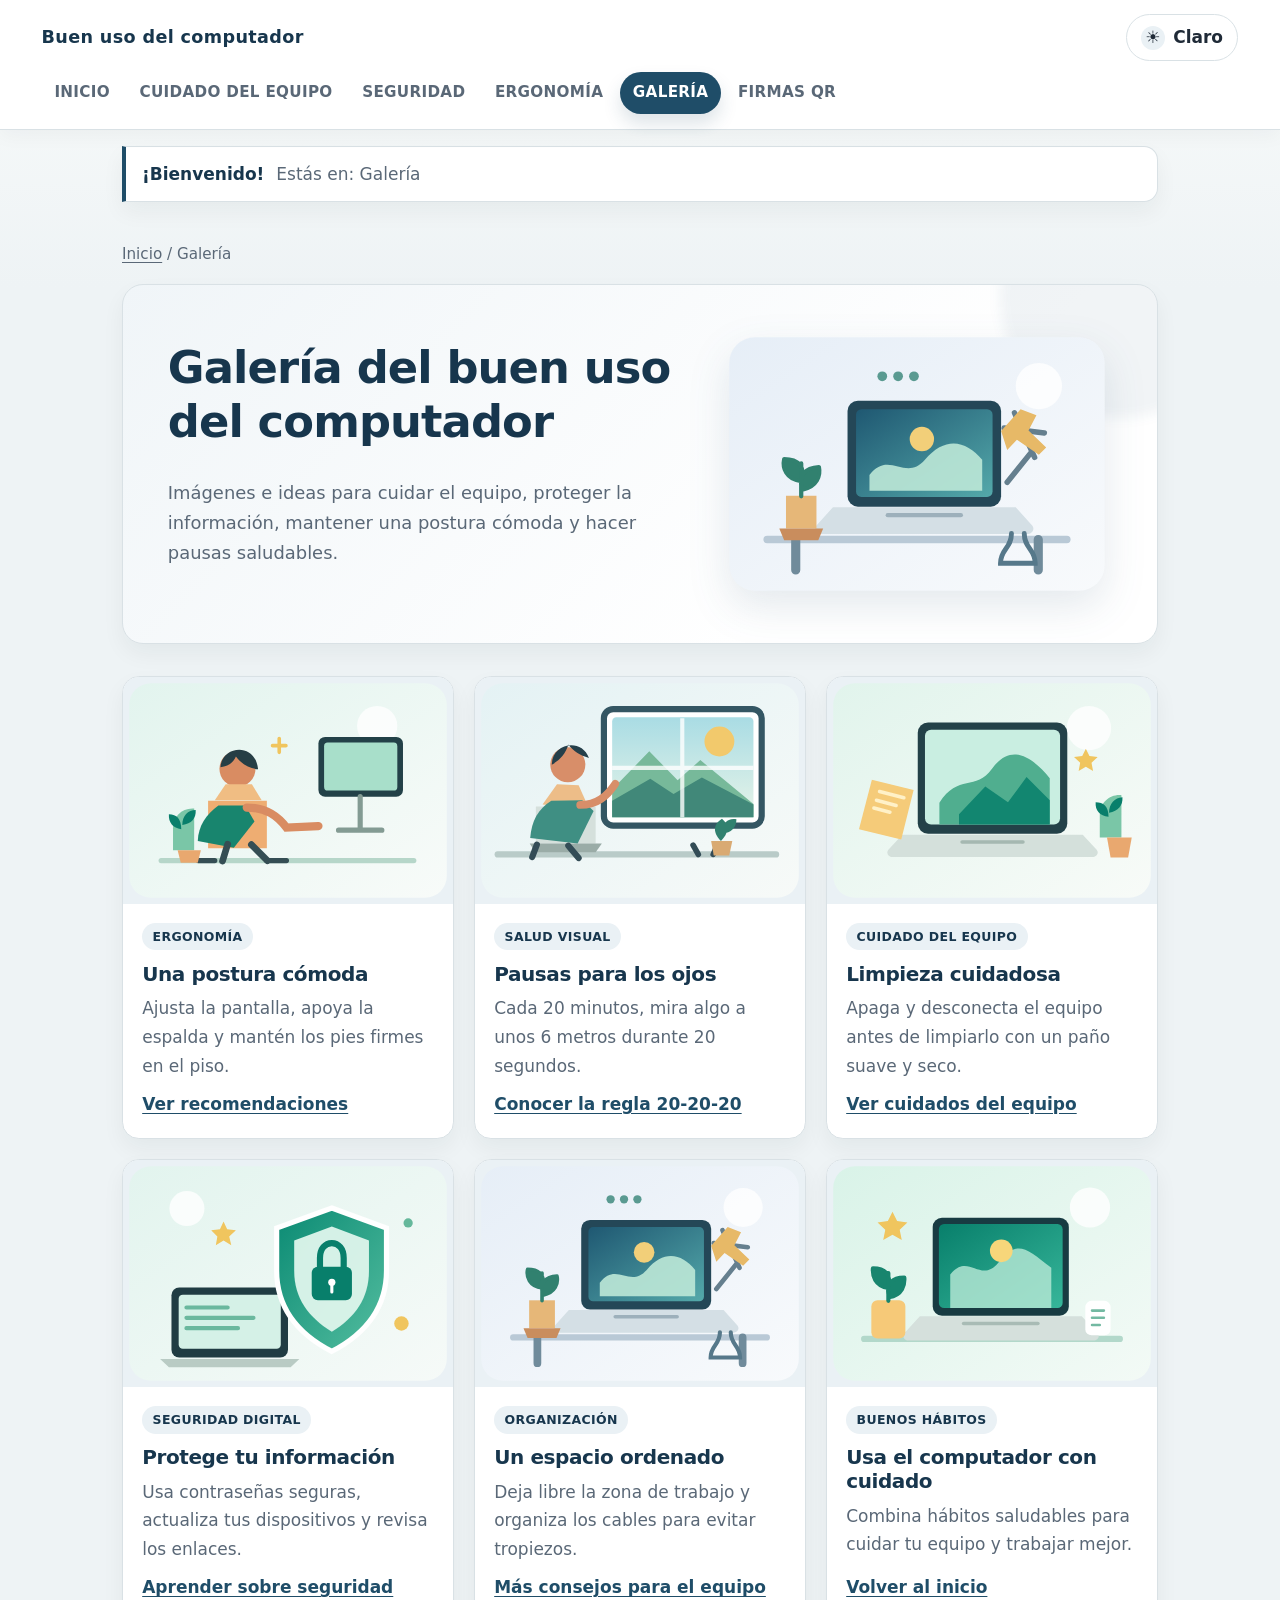
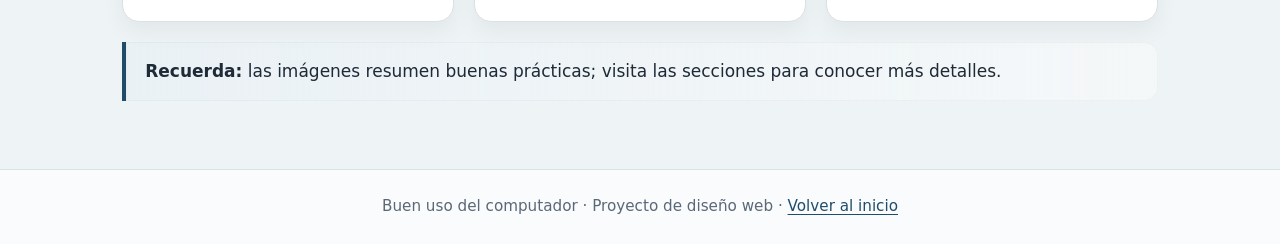
<file: galeria.html>
<!DOCTYPE html>
<html lang="es">
<head>
  <meta charset="UTF-8">
  <meta name="viewport" content="width=device-width, initial-scale=1">
  <meta name="description" content="Galería de imágenes sobre ergonomía, seguridad, cuidado y buenos hábitos al usar el computador.">
  <title>Galería · Buen uso del computador</title>
  <link rel="stylesheet" href="css/estilos.css">
</head>
<body>
  <header class="cabecera">
    <a class="logo" href="index.html">Buen uso del computador</a>
    <div class="cabecera-acciones">
      <button class="tema-toggle" type="button" aria-label="Cambiar tema" aria-pressed="false">
        <span class="tema-toggle-icon" aria-hidden="true">☀️</span>
        <span class="tema-toggle-text">Claro</span>
      </button>
      <button class="menu-boton" type="button" aria-expanded="false" aria-controls="menu">Menú</button>
    </div>
    <nav id="menu" class="menu" aria-label="Principal">
      <a href="index.html">Inicio</a>
      <a href="cuidado.html">Cuidado del equipo</a>
      <a href="seguridad.html">Seguridad</a>
      <a href="ergonomia.html">Ergonomía</a>
      <a href="galeria.html" class="activo" aria-current="page">Galería</a>
      <a href="firmas.html">Firmas QR</a>
    </nav>
  </header>

  <a class="saltar-contenido" href="#contenido">Saltar al contenido</a>
  <main class="contenido" id="contenido">
    <p class="migas"><a href="index.html">Inicio</a> / Galería</p>

    <section class="portada galeria-portada">
      <div class="portada-texto">
        <h1>Galería del buen uso del computador</h1>
        <p>Imágenes e ideas para cuidar el equipo, proteger la información, mantener una postura cómoda y hacer pausas saludables.</p>
      </div>
      <figure class="portada-visual">
        <img src="imagenes/espacio-ordenado.svg" alt="Escritorio ordenado con computador portátil y cables organizados">
      </figure>
    </section>

    <section aria-label="Imágenes de buenos hábitos con el computador">
      <div class="galeria-grid">
        <article class="galeria-tarjeta">
          <img src="imagenes/ergonomia.svg" alt="Persona sentada con buena postura frente a un computador" loading="lazy">
          <div class="galeria-texto">
            <span class="galeria-etiqueta">Ergonomía</span>
            <h2>Una postura cómoda</h2>
            <p>Ajusta la pantalla, apoya la espalda y mantén los pies firmes en el piso.</p>
            <a href="ergonomia.html">Ver recomendaciones</a>
          </div>
        </article>

        <article class="galeria-tarjeta">
          <img src="imagenes/pausa-visual.svg" alt="Persona descansando la vista mientras mira el paisaje por una ventana" loading="lazy">
          <div class="galeria-texto">
            <span class="galeria-etiqueta">Salud visual</span>
            <h2>Pausas para los ojos</h2>
            <p>Cada 20 minutos, mira algo a unos 6 metros durante 20 segundos.</p>
            <a href="ergonomia.html#regla">Conocer la regla 20-20-20</a>
          </div>
        </article>

        <article class="galeria-tarjeta">
          <img src="imagenes/cuidado.svg" alt="Computador limpio junto a un paño y una planta" loading="lazy">
          <div class="galeria-texto">
            <span class="galeria-etiqueta">Cuidado del equipo</span>
            <h2>Limpieza cuidadosa</h2>
            <p>Apaga y desconecta el equipo antes de limpiarlo con un paño suave y seco.</p>
            <a href="cuidado.html">Ver cuidados del equipo</a>
          </div>
        </article>

        <article class="galeria-tarjeta">
          <img src="imagenes/seguridad.svg" alt="Escudo y candado protegen la información de un computador" loading="lazy">
          <div class="galeria-texto">
            <span class="galeria-etiqueta">Seguridad digital</span>
            <h2>Protege tu información</h2>
            <p>Usa contraseñas seguras, actualiza tus dispositivos y revisa los enlaces.</p>
            <a href="seguridad.html">Aprender sobre seguridad</a>
          </div>
        </article>

        <article class="galeria-tarjeta">
          <img src="imagenes/espacio-ordenado.svg" alt="Escritorio despejado con computador y cables organizados" loading="lazy">
          <div class="galeria-texto">
            <span class="galeria-etiqueta">Organización</span>
            <h2>Un espacio ordenado</h2>
            <p>Deja libre la zona de trabajo y organiza los cables para evitar tropiezos.</p>
            <a href="cuidado.html">Más consejos para el equipo</a>
          </div>
        </article>

        <article class="galeria-tarjeta">
          <img src="imagenes/inicio.svg" alt="Computador portátil listo para trabajar en un escritorio organizado" loading="lazy">
          <div class="galeria-texto">
            <span class="galeria-etiqueta">Buenos hábitos</span>
            <h2>Usa el computador con cuidado</h2>
            <p>Combina hábitos saludables para cuidar tu equipo y trabajar mejor.</p>
            <a href="index.html">Volver al inicio</a>
          </div>
        </article>
      </div>
    </section>

    <div class="nota">
      <strong>Recuerda:</strong> las imágenes resumen buenas prácticas; visita las secciones para conocer más detalles.
    </div>
  </main>

  <footer class="pie">
    <p>Buen uso del computador · Proyecto de diseño web · <a href="index.html">Volver al inicio</a></p>
  </footer>

  <script src="js/script.js" defer></script>
</body>
</html>
</file>
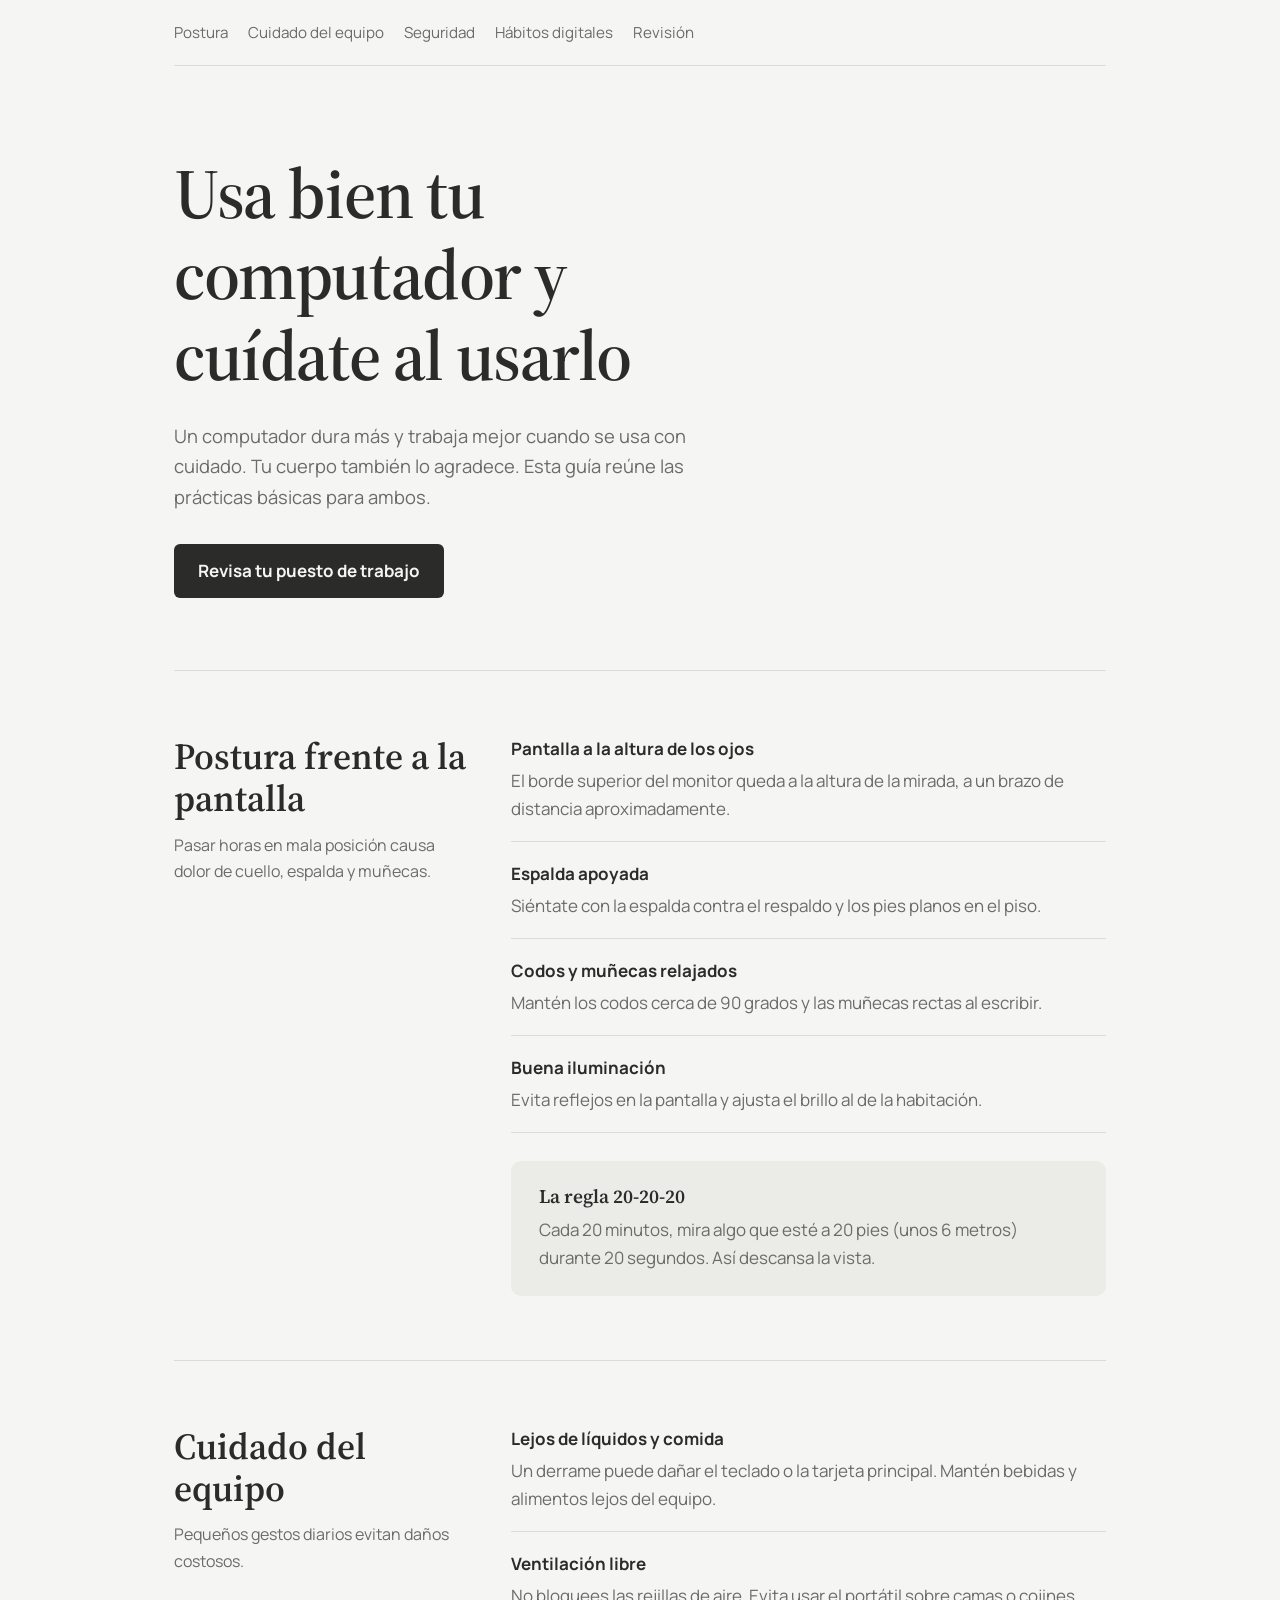
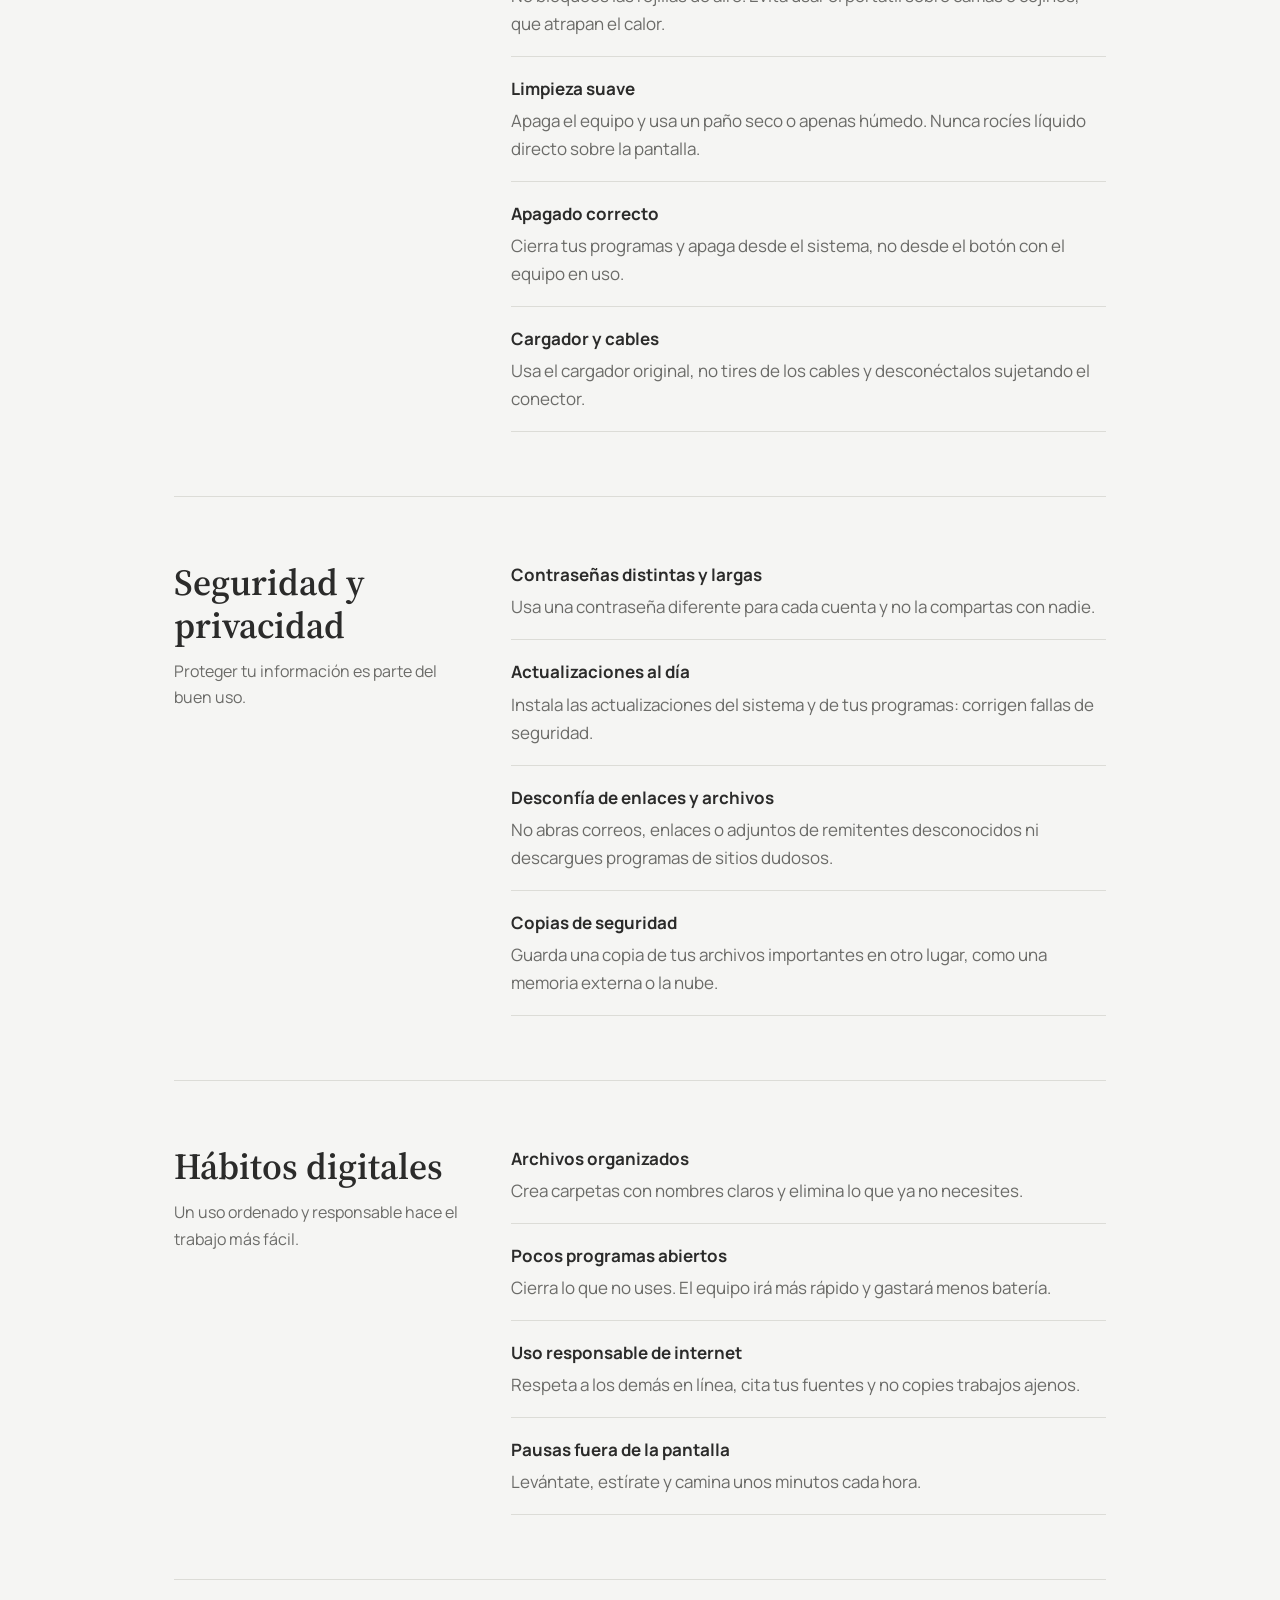
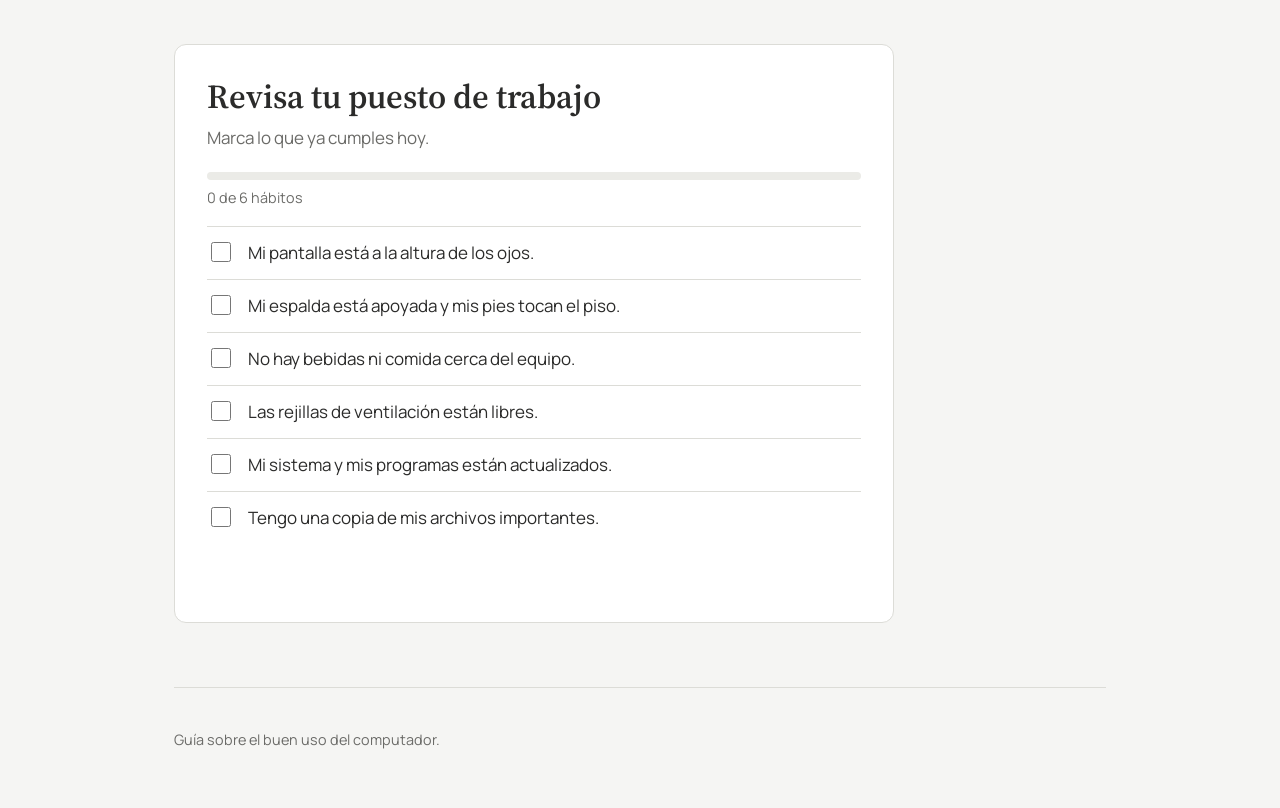
<file: index-completo.html>
<!DOCTYPE html>
<html lang="es">
<head>
<meta charset="utf-8">
<meta name="viewport" content="width=device-width, initial-scale=1, viewport-fit=cover">
<title>Buen uso del computador</title>
<link rel="stylesheet" href="https://fonts.googleapis.com/css2?family=Manrope:wght@400;500;700&family=Source+Serif+4:opsz,wght@8..60,500;8..60,600&display=swap">
<style>
:root{
  --bg:#f5f5f3; --surface:#ffffff; --ink:#2b2b2a; --muted:#6b6b68; --line:#dcdcd7; --accent:#4a4a47; --soft:#ebebe7;
  color-scheme:light;
  box-sizing:border-box; padding-top:env(safe-area-inset-top,0px); padding-bottom:env(safe-area-inset-bottom,0px);
}
@media (prefers-color-scheme:dark){
  :root:not([data-theme="light"]){--bg:#1d1d1c;--surface:#262625;--ink:#ecece8;--muted:#a3a39e;--line:#3a3a38;--accent:#d2d2cc;--soft:#2e2e2c;color-scheme:dark}
}
:root[data-theme="dark"]{--bg:#1d1d1c;--surface:#262625;--ink:#ecece8;--muted:#a3a39e;--line:#3a3a38;--accent:#d2d2cc;--soft:#2e2e2c;color-scheme:dark}
html{scroll-padding-top:env(safe-area-inset-top,0px);scroll-behavior:smooth}
*,*::before,*::after{box-sizing:border-box}
body{margin:0;background:var(--bg);color:var(--ink);font:400 1.0625rem/1.65 "Manrope",system-ui,-apple-system,"Segoe UI",sans-serif}
h1,h2,h3{font-family:"Source Serif 4",Georgia,"Times New Roman",serif;font-weight:600;line-height:1.15;margin:0}
a{color:inherit}
:focus-visible{outline:2px solid var(--accent);outline-offset:3px}
.wrap{max-width:980px;margin:0 auto;padding:0 24px}
nav{display:flex;gap:20px;flex-wrap:wrap;padding:20px 0;border-bottom:1px solid var(--line);font-size:.95rem}
nav a{text-decoration:none;color:var(--muted)}
nav a:hover{color:var(--ink)}
header.hero{padding:88px 0 72px}
.hero h1{font-size:clamp(2.4rem,6vw,4.4rem);max-width:15ch;letter-spacing:-.02em}
.hero p{max-width:52ch;color:var(--muted);margin:24px 0 32px;font-size:1.15rem}
.btn{display:inline-block;padding:13px 24px;background:var(--ink);color:var(--bg);border-radius:6px;text-decoration:none;font-weight:700}
.btn:hover{opacity:.88}
section{padding:64px 0;border-top:1px solid var(--line)}
.head{display:grid;grid-template-columns:1fr 2fr;gap:40px}
.head h2{font-size:clamp(1.7rem,3.4vw,2.3rem)}
.head .lead{color:var(--muted);margin:12px 0 0;font-size:1rem}
dl{margin:0}
dl div{padding:18px 0;border-bottom:1px solid var(--line)}
dl div:first-child{padding-top:0}
dt{font-weight:700;margin-bottom:4px}
dd{margin:0;color:var(--muted);max-width:60ch}
.rule{background:var(--soft);padding:24px 28px;border-radius:10px;margin-top:28px}
.rule h3{font-size:1.2rem;margin-bottom:8px}
.rule p{margin:0;color:var(--muted);max-width:60ch}
.check{background:var(--surface);border:1px solid var(--line);border-radius:12px;padding:32px;max-width:720px}
.check h2{font-size:clamp(1.6rem,3vw,2.1rem);margin-bottom:8px}
.bar{height:8px;background:var(--soft);border-radius:99px;overflow:hidden;margin:20px 0 6px}
.bar span{display:block;height:100%;width:0;background:var(--accent);transition:width .25s}
.count{color:var(--muted);font-size:.9rem;margin:0 0 16px}
.check label{display:flex;gap:14px;align-items:flex-start;padding:12px 0;border-top:1px solid var(--line);cursor:pointer}
.check input{width:20px;height:20px;margin-top:3px;accent-color:var(--accent);flex:none}
.check input:checked+span{color:var(--muted);text-decoration:line-through}
.msg{margin:18px 0 0;font-weight:700;min-height:1.65em}
footer{padding:40px 0 56px;border-top:1px solid var(--line);color:var(--muted);font-size:.9rem}
@media (max-width:720px){
  .head{grid-template-columns:1fr;gap:24px}
  header.hero{padding:56px 0 48px}
  section{padding:48px 0}
  .check{padding:22px}
}
@media (prefers-reduced-motion:reduce){html{scroll-behavior:auto}.bar span{transition:none}}
</style>
</head>
<body>
<div class="wrap">
  <nav aria-label="Secciones">
    <a href="#postura">Postura</a>
    <a href="#equipo">Cuidado del equipo</a>
    <a href="#seguridad">Seguridad</a>
    <a href="#habitos">Hábitos digitales</a>
    <a href="#revision">Revisión</a>
  </nav>

  <header class="hero">
    <h1>Usa bien tu computador y cuídate al usarlo</h1>
    <p>Un computador dura más y trabaja mejor cuando se usa con cuidado. Tu cuerpo también lo agradece. Esta guía reúne las prácticas básicas para ambos.</p>
    <a class="btn" href="#revision">Revisa tu puesto de trabajo</a>
  </header>

  <section id="postura">
    <div class="head">
      <div>
        <h2>Postura frente a la pantalla</h2>
        <p class="lead">Pasar horas en mala posición causa dolor de cuello, espalda y muñecas.</p>
      </div>
      <div>
        <dl>
          <div><dt>Pantalla a la altura de los ojos</dt><dd>El borde superior del monitor queda a la altura de la mirada, a un brazo de distancia aproximadamente.</dd></div>
          <div><dt>Espalda apoyada</dt><dd>Siéntate con la espalda contra el respaldo y los pies planos en el piso.</dd></div>
          <div><dt>Codos y muñecas relajados</dt><dd>Mantén los codos cerca de 90 grados y las muñecas rectas al escribir.</dd></div>
          <div><dt>Buena iluminación</dt><dd>Evita reflejos en la pantalla y ajusta el brillo al de la habitación.</dd></div>
        </dl>
        <div class="rule">
          <h3>La regla 20-20-20</h3>
          <p>Cada 20 minutos, mira algo que esté a 20 pies (unos 6 metros) durante 20 segundos. Así descansa la vista.</p>
        </div>
      </div>
    </div>
  </section>

  <section id="equipo">
    <div class="head">
      <div>
        <h2>Cuidado del equipo</h2>
        <p class="lead">Pequeños gestos diarios evitan daños costosos.</p>
      </div>
      <dl>
        <div><dt>Lejos de líquidos y comida</dt><dd>Un derrame puede dañar el teclado o la tarjeta principal. Mantén bebidas y alimentos lejos del equipo.</dd></div>
        <div><dt>Ventilación libre</dt><dd>No bloquees las rejillas de aire. Evita usar el portátil sobre camas o cojines, que atrapan el calor.</dd></div>
        <div><dt>Limpieza suave</dt><dd>Apaga el equipo y usa un paño seco o apenas húmedo. Nunca rocíes líquido directo sobre la pantalla.</dd></div>
        <div><dt>Apagado correcto</dt><dd>Cierra tus programas y apaga desde el sistema, no desde el botón con el equipo en uso.</dd></div>
        <div><dt>Cargador y cables</dt><dd>Usa el cargador original, no tires de los cables y desconéctalos sujetando el conector.</dd></div>
      </dl>
    </div>
  </section>

  <section id="seguridad">
    <div class="head">
      <div>
        <h2>Seguridad y privacidad</h2>
        <p class="lead">Proteger tu información es parte del buen uso.</p>
      </div>
      <dl>
        <div><dt>Contraseñas distintas y largas</dt><dd>Usa una contraseña diferente para cada cuenta y no la compartas con nadie.</dd></div>
        <div><dt>Actualizaciones al día</dt><dd>Instala las actualizaciones del sistema y de tus programas: corrigen fallas de seguridad.</dd></div>
        <div><dt>Desconfía de enlaces y archivos</dt><dd>No abras correos, enlaces o adjuntos de remitentes desconocidos ni descargues programas de sitios dudosos.</dd></div>
        <div><dt>Copias de seguridad</dt><dd>Guarda una copia de tus archivos importantes en otro lugar, como una memoria externa o la nube.</dd></div>
      </dl>
    </div>
  </section>

  <section id="habitos">
    <div class="head">
      <div>
        <h2>Hábitos digitales</h2>
        <p class="lead">Un uso ordenado y responsable hace el trabajo más fácil.</p>
      </div>
      <dl>
        <div><dt>Archivos organizados</dt><dd>Crea carpetas con nombres claros y elimina lo que ya no necesites.</dd></div>
        <div><dt>Pocos programas abiertos</dt><dd>Cierra lo que no uses. El equipo irá más rápido y gastará menos batería.</dd></div>
        <div><dt>Uso responsable de internet</dt><dd>Respeta a los demás en línea, cita tus fuentes y no copies trabajos ajenos.</dd></div>
        <div><dt>Pausas fuera de la pantalla</dt><dd>Levántate, estírate y camina unos minutos cada hora.</dd></div>
      </dl>
    </div>
  </section>

  <section id="revision">
    <div class="check">
      <h2>Revisa tu puesto de trabajo</h2>
      <p style="color:var(--muted);margin:0">Marca lo que ya cumples hoy.</p>
      <div class="bar" role="progressbar" aria-valuemin="0" aria-valuemax="6" aria-valuenow="0" aria-label="Progreso de la revisión"><span id="fill"></span></div>
      <p class="count" id="count">0 de 6 hábitos</p>
      <label><input type="checkbox"><span>Mi pantalla está a la altura de los ojos.</span></label>
      <label><input type="checkbox"><span>Mi espalda está apoyada y mis pies tocan el piso.</span></label>
      <label><input type="checkbox"><span>No hay bebidas ni comida cerca del equipo.</span></label>
      <label><input type="checkbox"><span>Las rejillas de ventilación están libres.</span></label>
      <label><input type="checkbox"><span>Mi sistema y mis programas están actualizados.</span></label>
      <label><input type="checkbox"><span>Tengo una copia de mis archivos importantes.</span></label>
      <p class="msg" id="msg" aria-live="polite"></p>
    </div>
  </section>

  <footer>Guía sobre el buen uso del computador.</footer>
</div>

<script>
(function(){
  var boxes=document.querySelectorAll('.check input');
  var fill=document.getElementById('fill'),count=document.getElementById('count'),msg=document.getElementById('msg');
  var bar=document.querySelector('.bar');
  function update(){
    var n=0;boxes.forEach(function(b){if(b.checked)n++;});
    var t=boxes.length;
    fill.style.width=(n/t*100)+'%';
    bar.setAttribute('aria-valuenow',n);
    count.textContent=n+' de '+t+' hábitos';
    msg.textContent=n===t?'Muy bien: tu puesto de trabajo está en orden.':(n>=3?'Vas bien. Revisa lo que falta.':'');
  }
  boxes.forEach(function(b){b.addEventListener('change',update);});
})();
</script>
</body>
</html>
</file>
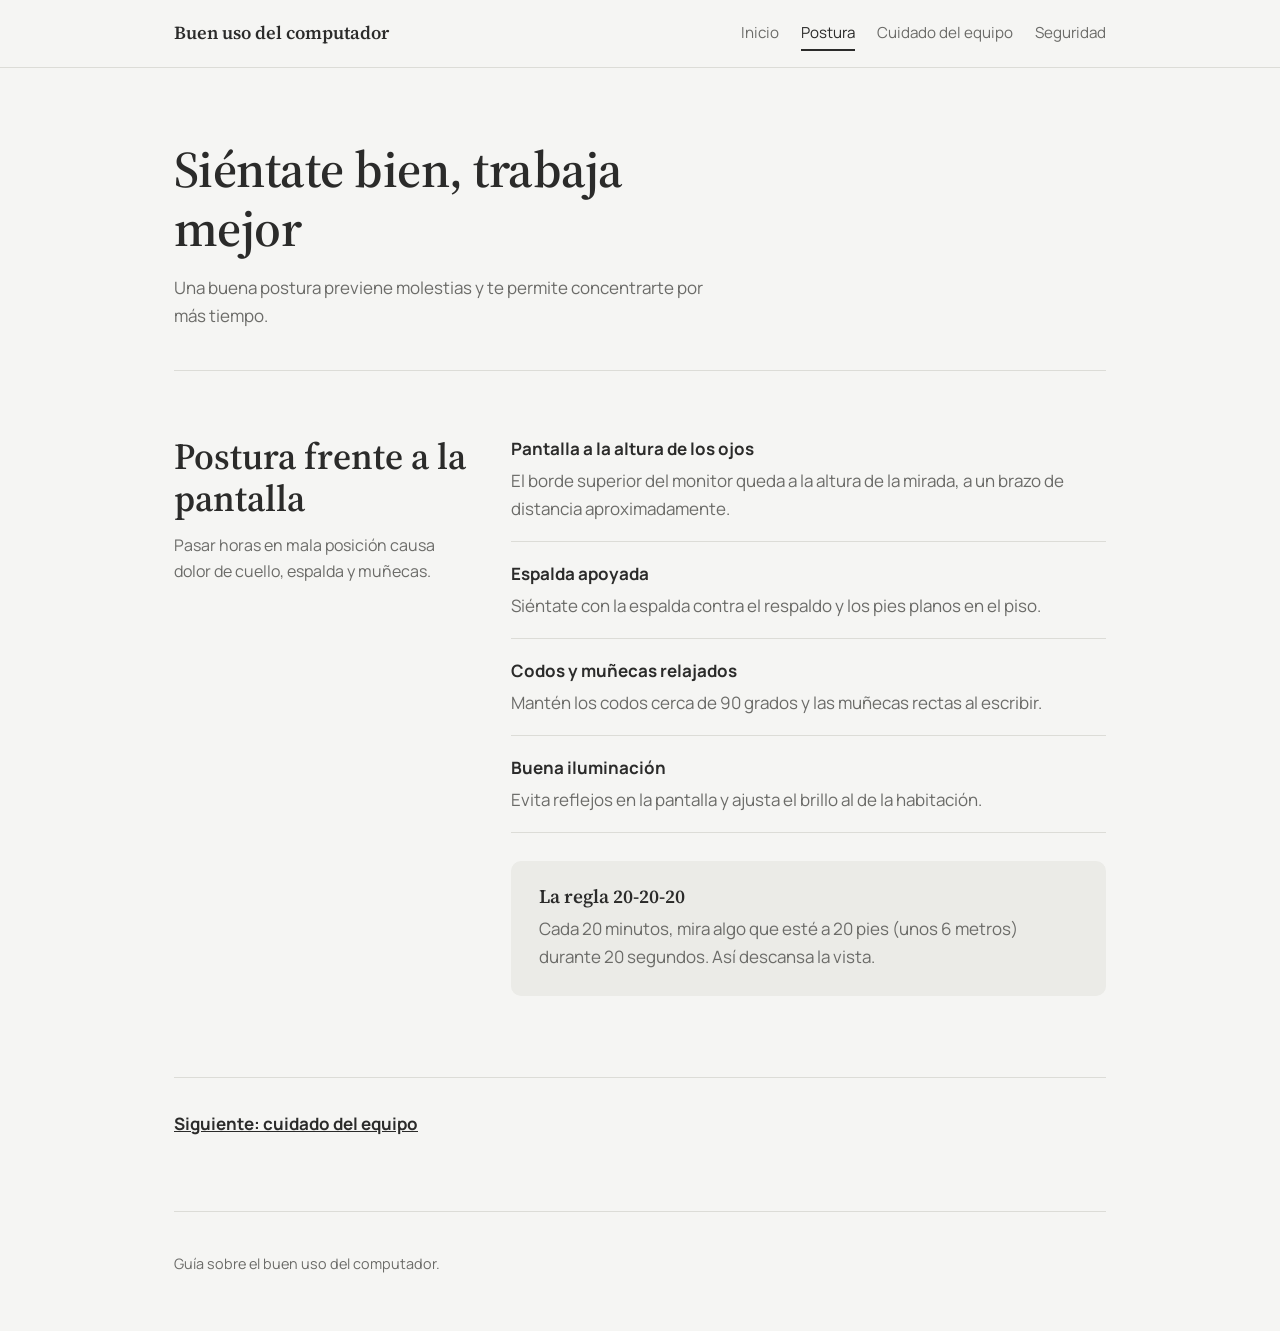
<file: postura.html>
<!DOCTYPE html>
<html lang="es">
<head>
<meta charset="utf-8">
<meta name="viewport" content="width=device-width, initial-scale=1, viewport-fit=cover">
<title>Postura · Buen uso del computador</title>
<link rel="stylesheet" href="https://fonts.googleapis.com/css2?family=Manrope:wght@400;500;700&family=Source+Serif+4:opsz,wght@8..60,500;8..60,600&display=swap">
<style>
:root{
  --bg:#f5f5f3; --surface:#ffffff; --ink:#2b2b2a; --muted:#6b6b68; --line:#dcdcd7; --accent:#4a4a47; --soft:#ebebe7;
  color-scheme:light;
  box-sizing:border-box; padding-top:env(safe-area-inset-top,0px); padding-bottom:env(safe-area-inset-bottom,0px);
}
@media (prefers-color-scheme:dark){
  :root:not([data-theme="light"]){--bg:#1d1d1c;--surface:#262625;--ink:#ecece8;--muted:#a3a39e;--line:#3a3a38;--accent:#d2d2cc;--soft:#2e2e2c;color-scheme:dark}
}
:root[data-theme="dark"]{--bg:#1d1d1c;--surface:#262625;--ink:#ecece8;--muted:#a3a39e;--line:#3a3a38;--accent:#d2d2cc;--soft:#2e2e2c;color-scheme:dark}
html{scroll-padding-top:env(safe-area-inset-top,0px);scroll-behavior:smooth}
*,*::before,*::after{box-sizing:border-box}
body{margin:0;background:var(--bg);color:var(--ink);font:400 1.0625rem/1.65 "Manrope",system-ui,-apple-system,"Segoe UI",sans-serif}
h1,h2,h3{font-family:"Source Serif 4",Georgia,"Times New Roman",serif;font-weight:600;line-height:1.15;margin:0}
a{color:inherit}
:focus-visible{outline:2px solid var(--accent);outline-offset:3px}
.wrap{max-width:980px;margin:0 auto;padding:0 24px}
header.hero{padding:88px 0 72px}
.hero h1{font-size:clamp(2.4rem,6vw,4.4rem);max-width:15ch;letter-spacing:-.02em}
.hero p{max-width:52ch;color:var(--muted);margin:24px 0 32px;font-size:1.15rem}
.btn{display:inline-block;padding:13px 24px;background:var(--ink);color:var(--bg);border-radius:6px;text-decoration:none;font-weight:700}
.btn:hover{opacity:.88}
section{padding:64px 0;border-top:1px solid var(--line)}
.head{display:grid;grid-template-columns:1fr 2fr;gap:40px}
.head h2{font-size:clamp(1.7rem,3.4vw,2.3rem)}
.head .lead{color:var(--muted);margin:12px 0 0;font-size:1rem}
dl{margin:0}
dl div{padding:18px 0;border-bottom:1px solid var(--line)}
dl div:first-child{padding-top:0}
dt{font-weight:700;margin-bottom:4px}
dd{margin:0;color:var(--muted);max-width:60ch}
.rule{background:var(--soft);padding:24px 28px;border-radius:10px;margin-top:28px}
.rule h3{font-size:1.2rem;margin-bottom:8px}
.rule p{margin:0;color:var(--muted);max-width:60ch}
.check{background:var(--surface);border:1px solid var(--line);border-radius:12px;padding:32px;max-width:720px}
.check h2{font-size:clamp(1.6rem,3vw,2.1rem);margin-bottom:8px}
.bar{height:8px;background:var(--soft);border-radius:99px;overflow:hidden;margin:20px 0 6px}
.bar span{display:block;height:100%;width:0;background:var(--accent);transition:width .25s}
.count{color:var(--muted);font-size:.9rem;margin:0 0 16px}
.check label{display:flex;gap:14px;align-items:flex-start;padding:12px 0;border-top:1px solid var(--line);cursor:pointer}
.check input{width:20px;height:20px;margin-top:3px;accent-color:var(--accent);flex:none}
.check input:checked+span{color:var(--muted);text-decoration:line-through}
.msg{margin:18px 0 0;font-weight:700;min-height:1.65em}
footer{padding:40px 0 56px;border-top:1px solid var(--line);color:var(--muted);font-size:.9rem}
@media (max-width:720px){
  .head{grid-template-columns:1fr;gap:24px}
  header.hero{padding:56px 0 48px}
  section{padding:48px 0}
  .check{padding:22px}
}
@media (prefers-reduced-motion:reduce){html{scroll-behavior:auto}.bar span{transition:none}}

/* Menú */
.top{border-bottom:1px solid var(--line)}
.bar-top{display:flex;align-items:center;justify-content:space-between;gap:20px;flex-wrap:wrap;padding:16px 24px}
.brand{font-family:"Source Serif 4",Georgia,serif;font-weight:600;font-size:1.15rem;text-decoration:none}
nav{display:flex;gap:22px;font-size:.95rem}
nav a{text-decoration:none;color:var(--muted);padding:4px 0;border-bottom:2px solid transparent}
nav a:hover{color:var(--ink)}
nav a[aria-current="page"]{color:var(--ink);border-bottom-color:var(--ink)}
.menu-btn{display:none;background:none;border:1px solid var(--line);color:var(--ink);padding:8px 14px;border-radius:6px;font:inherit;cursor:pointer}
/* Páginas internas y portada */
.page-head{padding:72px 0 40px}
.page-head h1{font-size:clamp(2rem,5vw,3.2rem);max-width:20ch;letter-spacing:-.01em}
.page-head p{color:var(--muted);max-width:56ch;margin:16px 0 0}
.sec-title{font-size:clamp(1.7rem,3.4vw,2.3rem);margin-bottom:28px}
.tiles{display:grid;grid-template-columns:repeat(3,1fr);gap:32px}
.tiles a{display:block;text-decoration:none;border-top:2px solid var(--ink);padding-top:16px}
.tiles h3{font-size:1.3rem;margin-bottom:8px}
.tiles p{margin:0;color:var(--muted);font-size:1rem}
.tiles a:hover h3{text-decoration:underline}
.next{padding:8px 0 56px;border-top:1px solid var(--line);padding-top:32px}
.next a{font-weight:700}
@media (max-width:720px){
  .menu-btn{display:block}
  nav{display:none;flex-direction:column;gap:8px;width:100%;padding:8px 0 4px}
  nav.open{display:flex}
  .tiles{grid-template-columns:1fr;gap:24px}
  .page-head{padding:48px 0 32px}
}
</style>
</head>
<body>
<header class="top">
  <div class="wrap bar-top">
    <a class="brand" href="index.html">Buen uso del computador</a>
    <button class="menu-btn" aria-expanded="false" aria-controls="menu">Menú</button>
    <nav id="menu" aria-label="Principal"><a href="index.html">Inicio</a><a href="postura.html" aria-current="page">Postura</a><a href="equipo.html">Cuidado del equipo</a><a href="seguridad.html">Seguridad</a></nav>
  </div>
</header>
<main class="wrap">
  <header class="page-head"><h1>Siéntate bien, trabaja mejor</h1><p>Una buena postura previene molestias y te permite concentrarte por más tiempo.</p></header>
  <section id="postura">
    <div class="head">
      <div>
        <h2>Postura frente a la pantalla</h2>
        <p class="lead">Pasar horas en mala posición causa dolor de cuello, espalda y muñecas.</p>
      </div>
      <div>
        <dl>
          <div><dt>Pantalla a la altura de los ojos</dt><dd>El borde superior del monitor queda a la altura de la mirada, a un brazo de distancia aproximadamente.</dd></div>
          <div><dt>Espalda apoyada</dt><dd>Siéntate con la espalda contra el respaldo y los pies planos en el piso.</dd></div>
          <div><dt>Codos y muñecas relajados</dt><dd>Mantén los codos cerca de 90 grados y las muñecas rectas al escribir.</dd></div>
          <div><dt>Buena iluminación</dt><dd>Evita reflejos en la pantalla y ajusta el brillo al de la habitación.</dd></div>
        </dl>
        <div class="rule">
          <h3>La regla 20-20-20</h3>
          <p>Cada 20 minutos, mira algo que esté a 20 pies (unos 6 metros) durante 20 segundos. Así descansa la vista.</p>
        </div>
      </div>
    </div>
  </section>
  <p class="next"><a href="equipo.html">Siguiente: cuidado del equipo</a></p>
</main>
<div class="wrap"><footer>Guía sobre el buen uso del computador.</footer></div>
<script>
(function(){
  // Menú móvil
  var btn=document.querySelector('.menu-btn'),menu=document.getElementById('menu');
  if(btn&&menu){
    btn.addEventListener('click',function(){
      var open=menu.classList.toggle('open');
      btn.setAttribute('aria-expanded',open);
    });
  }
  // Lista de revisión (solo en la portada)
  var boxes=document.querySelectorAll('.check input');
  if(!boxes.length)return;
  var fill=document.getElementById('fill'),count=document.getElementById('count'),msg=document.getElementById('msg');
  var bar=document.querySelector('.bar');
  function update(){
    var n=0;boxes.forEach(function(b){if(b.checked)n++;});
    var t=boxes.length;
    fill.style.width=(n/t*100)+'%';
    bar.setAttribute('aria-valuenow',n);
    count.textContent=n+' de '+t+' hábitos';
    msg.textContent=n===t?'Muy bien: tu puesto de trabajo está en orden.':(n>=3?'Vas bien. Revisa lo que falta.':'');
  }
  boxes.forEach(function(b){b.addEventListener('change',update);});
})();
</script>
</body>
</html>
</file>
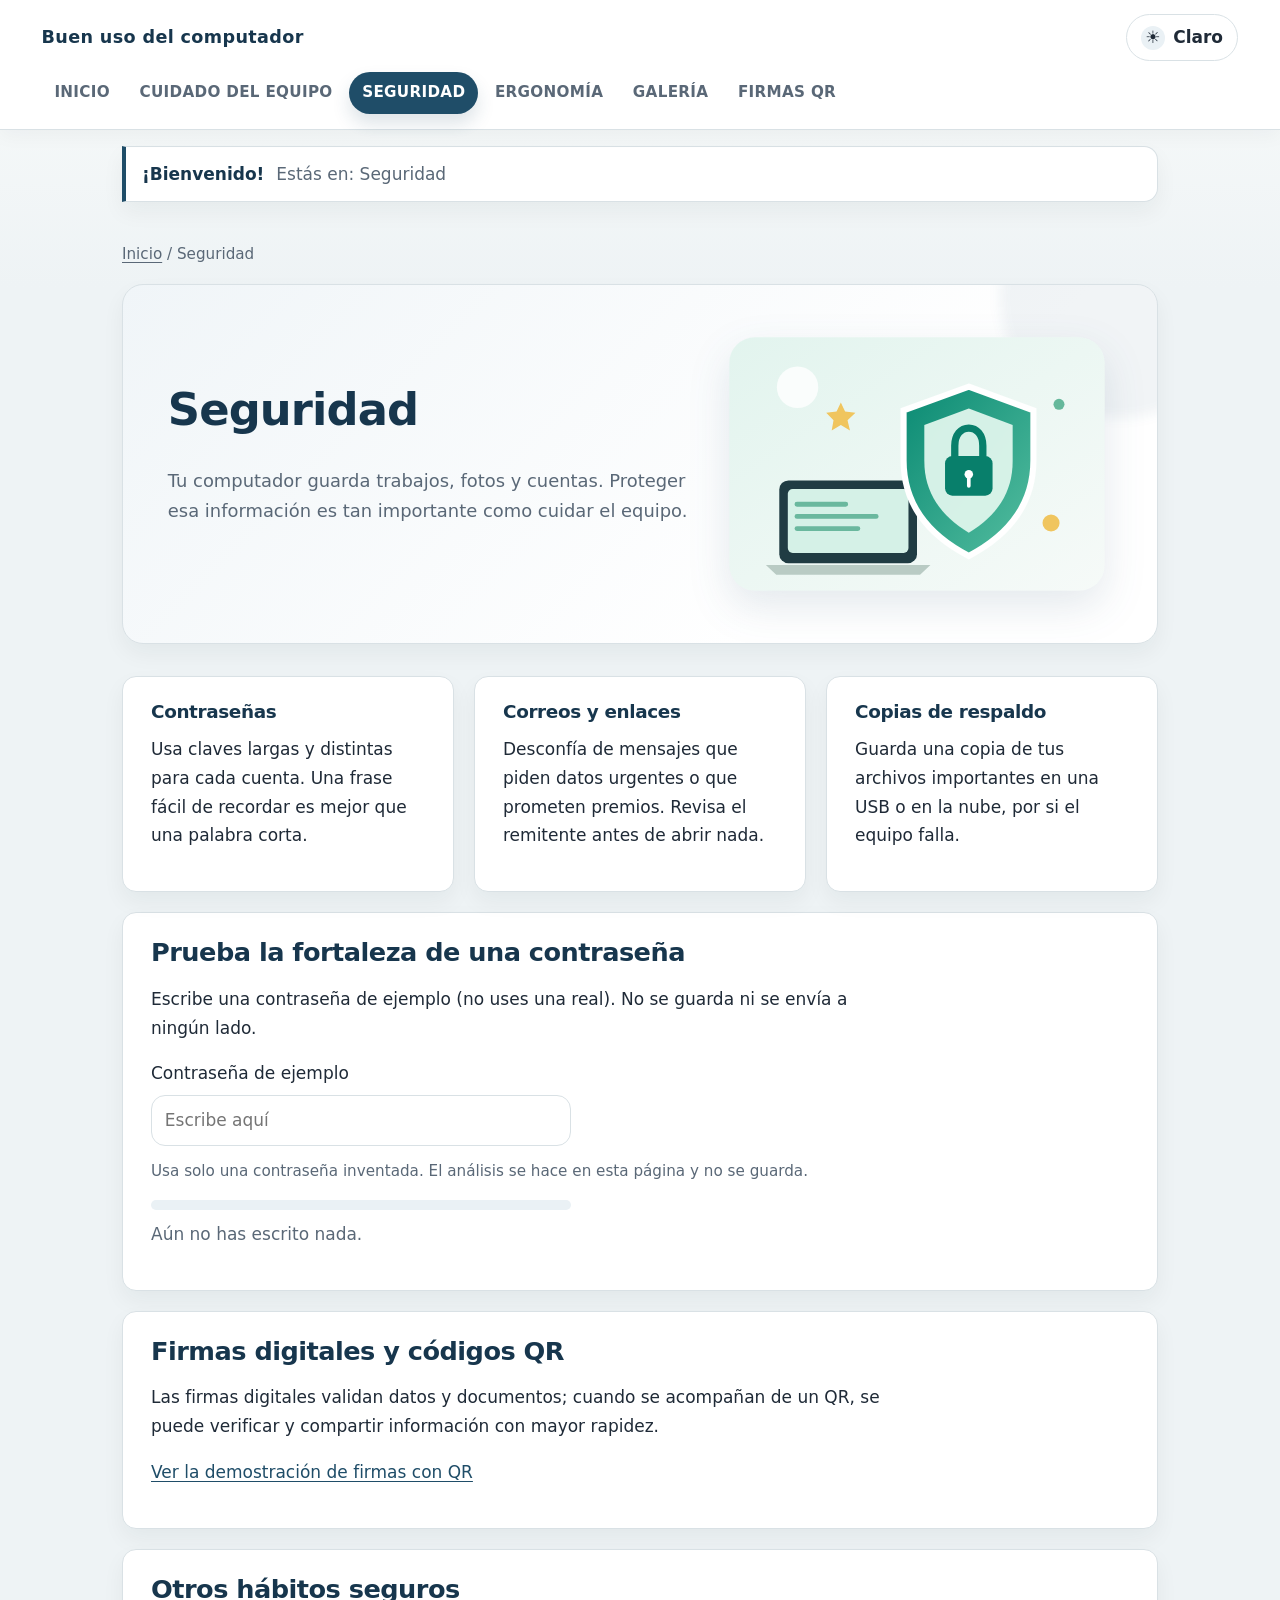
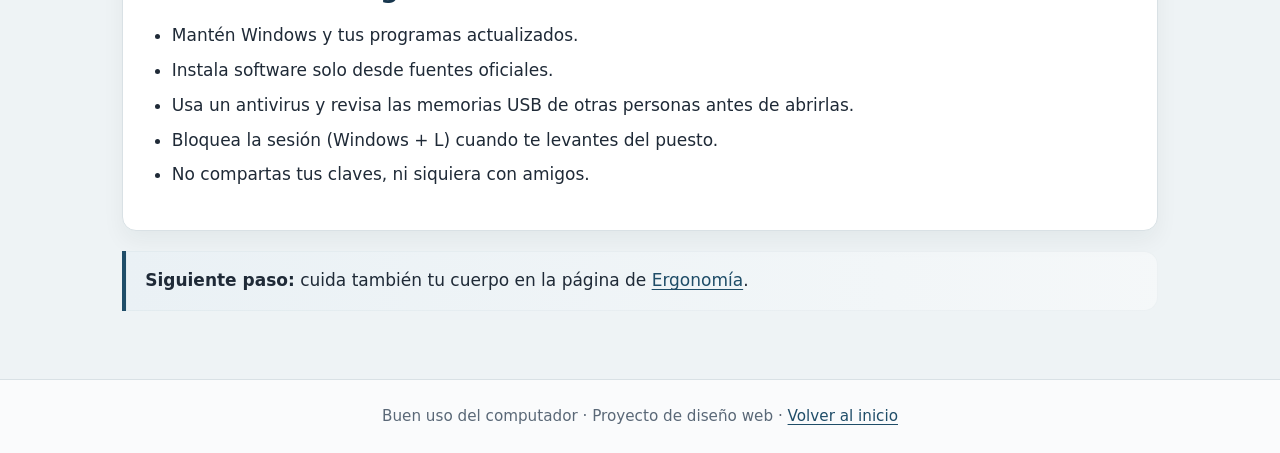
<file: seguridad.html>
<!DOCTYPE html>
<html lang="es">
<head>
  <meta charset="UTF-8">
  <meta name="viewport" content="width=device-width, initial-scale=1">
  <title>Seguridad · Buen uso del computador</title>
  <link rel="stylesheet" href="css/estilos.css">
</head>
<body>

  <header class="cabecera">
    <a class="logo" href="index.html">Buen uso del computador</a>
    <div class="cabecera-acciones">
      <button class="tema-toggle" type="button" aria-label="Cambiar tema" aria-pressed="false">
        <span class="tema-toggle-icon" aria-hidden="true">☀️</span>
        <span class="tema-toggle-text">Claro</span>
      </button>
      <button class="menu-boton" type="button" aria-expanded="false" aria-controls="menu">Menú</button>
    </div>
    <nav id="menu" class="menu" aria-label="Principal">
      <a href="index.html">Inicio</a>
      <a href="cuidado.html">Cuidado del equipo</a>
      <a href="seguridad.html" class="activo" aria-current="page">Seguridad</a>
      <a href="ergonomia.html">Ergonomía</a>
      <a href="galeria.html">Galería</a>
      <a href="firmas.html">Firmas QR</a>
    </nav>
  </header>

  <a class="saltar-contenido" href="#contenido">Saltar al contenido</a>
  <main class="contenido" id="contenido">
    <p class="migas"><a href="index.html">Inicio</a> / Seguridad</p>

    <section class="portada">
      <div class="portada-texto">
        <h1>Seguridad</h1>
        <p>Tu computador guarda trabajos, fotos y cuentas. Proteger esa información es tan importante como cuidar el equipo.</p>
      </div>
      <figure class="portada-visual">
        <img src="imagenes/seguridad.svg" alt="Escudo y candado protegen los archivos de un computador">
      </figure>
    </section>

    <section class="rejilla" aria-label="Medidas básicas">
      <article class="bloque">
        <h3>Contraseñas</h3>
        <p>Usa claves largas y distintas para cada cuenta. Una frase fácil de recordar es mejor que una palabra corta.</p>
      </article>
      <article class="bloque">
        <h3>Correos y enlaces</h3>
        <p>Desconfía de mensajes que piden datos urgentes o que prometen premios. Revisa el remitente antes de abrir nada.</p>
      </article>
      <article class="bloque">
        <h3>Copias de respaldo</h3>
        <p>Guarda una copia de tus archivos importantes en una USB o en la nube, por si el equipo falla.</p>
      </article>
    </section>

    <section class="bloque" aria-labelledby="prueba">
      <h2 id="prueba">Prueba la fortaleza de una contraseña</h2>
      <p>Escribe una contraseña de ejemplo (no uses una real). No se guarda ni se envía a ningún lado.</p>
      <label for="clave">Contraseña de ejemplo</label>
      <input class="campo" id="clave" type="password" autocomplete="off" placeholder="Escribe aquí" aria-describedby="aviso-clave">
      <p id="aviso-clave" class="ayuda-campo">Usa solo una contraseña inventada. El análisis se hace en esta página y no se guarda.</p>
      <div class="medidor" role="progressbar" aria-valuemin="0" aria-valuemax="100" aria-valuenow="0" aria-label="Fortaleza">
        <div class="medidor-barra" id="medidor"></div>
      </div>
      <p id="veredicto" aria-live="polite">Aún no has escrito nada.</p>
    </section>

    <section class="bloque" aria-labelledby="firma-qr">
      <h2 id="firma-qr">Firmas digitales y códigos QR</h2>
      <p>Las firmas digitales validan datos y documentos; cuando se acompañan de un QR, se puede verificar y compartir información con mayor rapidez.</p>
      <p><a href="firmas.html">Ver la demostración de firmas con QR</a></p>
    </section>

    <section class="bloque" aria-labelledby="mas">
      <h2 id="mas">Otros hábitos seguros</h2>
      <ul>
        <li>Mantén Windows y tus programas actualizados.</li>
        <li>Instala software solo desde fuentes oficiales.</li>
        <li>Usa un antivirus y revisa las memorias USB de otras personas antes de abrirlas.</li>
        <li>Bloquea la sesión (Windows + L) cuando te levantes del puesto.</li>
        <li>No compartas tus claves, ni siquiera con amigos.</li>
      </ul>
    </section>

    <div class="nota">
      <strong>Siguiente paso:</strong> cuida también tu cuerpo en la página de <a href="ergonomia.html">Ergonomía</a>.
    </div>

  </main>

  <footer class="pie">
    <p>Buen uso del computador · Proyecto de diseño web · <a href="index.html">Volver al inicio</a></p>
  </footer>

  <script src="js/script.js" defer></script>
</body>
</html>
</file>
<file: css/estilos.css>
:root {
  color-scheme: light;
  --fondo: #eef3f5;
  --superficie: #ffffff;
  --texto: #1f2a37;
  --texto-suave: #5a6877;
  --borde: #d9e1e5;
  --acento: #1f4d68;
  --acento-fuerte: #17364d;
  --acento-claro: #eaf1f5;
  --acento-oscuro: #0f2433;
  --success: #1d6f6d;
  --radio: 14px;
  --ancho: 1100px;
  --sombra: 0 10px 22px rgba(22, 35, 45, .05);
  --sombra-fuerte: 0 18px 32px rgba(22, 35, 45, .08);
}

body[data-theme="dark"] {
  color-scheme: dark;
  --fondo: #0f1720;
  --superficie: #13212b;
  --texto: #edf3f8;
  --texto-suave: #b2bec9;
  --borde: #243847;
  --acento: #9db9cc;
  --acento-fuerte: #dfeaf4;
  --acento-claro: rgba(157, 185, 204, .12);
  --acento-oscuro: #edf3f8;
  --success: #8ad8c4;
  --sombra: 0 14px 28px rgba(0, 0, 0, .26);
  --sombra-fuerte: 0 22px 38px rgba(0, 0, 0, .34);
}

*, *::before, *::after { box-sizing: border-box; }
html { scroll-behavior: smooth; }
body {
  min-width: 320px;
  margin: 0;
  background: linear-gradient(180deg, #f9fbfa 0%, var(--fondo) 18rem);
  color: var(--texto);
  font-family: "Segoe UI", system-ui, -apple-system, BlinkMacSystemFont, "Segoe UI", sans-serif;
  font-size: 1.0625rem;
  line-height: 1.7;
}
body[data-theme="dark"] {
  background: linear-gradient(180deg, #0a1019 0%, var(--fondo) 18rem);
}

h1, h2, h3 {
  margin: 0 0 .65em;
  color: var(--acento-fuerte);
  font-family: "Segoe UI", system-ui, sans-serif;
  letter-spacing: -.02em;
  line-height: 1.2;
  font-weight: 700;
}
h1 { font-size: clamp(2rem, 4vw, 2.8rem); }
h2 { font-size: clamp(1.5rem, 2vw, 1.9rem); }
h3 { font-size: 1.15rem; }
p { max-width: 70ch; margin: 0 0 1em; }
a { color: var(--acento); text-underline-offset: 3px; }
a:hover { color: var(--acento-fuerte); }
:focus-visible { outline: 3px solid var(--acento); outline-offset: 3px; }
img { max-width: 100%; height: auto; border-radius: var(--radio); }
button, input { font: inherit; }

.saltar-contenido {
  position: absolute;
  z-index: 20;
  top: .5rem;
  left: .5rem;
  padding: .65rem 1rem;
  transform: translateY(-160%);
  border-radius: var(--radio);
  background: var(--acento-fuerte);
  color: #fff;
}
.saltar-contenido:focus { transform: translateY(0); color: #fff; }

.cabecera {
  position: sticky;
  z-index: 10;
  top: 0;
  display: flex;
  flex-wrap: wrap;
  align-items: center;
  justify-content: space-between;
  gap: .7rem 1.5rem;
  padding: .9rem clamp(1rem, 4vw, 2.6rem);
  border-bottom: 1px solid var(--borde);
  background: rgba(255, 255, 255, .93);
  box-shadow: 0 6px 18px rgba(17, 24, 39, .04);
  backdrop-filter: blur(12px);
}
body[data-theme="dark"] .cabecera {
  background: rgba(19, 33, 43, .9);
}
.bienvenida {
  width: min(100%, var(--ancho));
  margin: 1rem auto 0;
  padding-inline: clamp(1rem, 4vw, 2rem);
}
.bienvenida p {
  display: flex;
  flex-wrap: wrap;
  gap: .25rem .75rem;
  align-items: center;
  max-width: none;
  margin: 0;
  padding: .8rem 1rem;
  border: 1px solid var(--borde);
  border-left: 4px solid var(--acento);
  border-radius: 0 var(--radio) var(--radio) 0;
  background: var(--superficie);
  box-shadow: var(--sombra);
}
.bienvenida strong { color: var(--acento-fuerte); }
.bienvenida span { color: var(--texto-suave); }
.cabecera-acciones {
  display: flex;
  align-items: center;
  gap: .75rem;
}
.logo {
  color: var(--acento-fuerte);
  font-family: "Segoe UI", system-ui, sans-serif;
  font-size: 1.1rem;
  font-weight: 800;
  text-decoration: none;
  letter-spacing: .02em;
}
.menu { display: flex; gap: .25rem; }
.menu a {
  padding: .5rem .8rem;
  border-radius: 999px;
  color: var(--texto-suave);
  font-size: .95rem;
  font-weight: 700;
  letter-spacing: .02em;
  text-decoration: none;
  text-transform: uppercase;
  transition: background-color .18s ease, color .18s ease, transform .18s ease;
}
.menu a:hover {
  background: var(--acento-claro);
  color: var(--texto);
}
.menu a.activo {
  background: var(--acento);
  color: #fff;
  box-shadow: 0 10px 18px rgba(31, 77, 104, .15);
}
.menu-boton, .tema-toggle {
  display: none;
  align-items: center;
  gap: .5rem;
  padding: .5rem .9rem;
  border: 1px solid var(--borde);
  border-radius: 999px;
  background: var(--superficie);
  color: var(--texto);
  cursor: pointer;
  transition: border-color .18s ease, transform .18s ease;
}
.menu-boton:hover, .tema-toggle:hover {
  border-color: var(--acento);
}
.tema-toggle {
  display: inline-flex;
  font-weight: 700;
}
.tema-toggle .tema-toggle-icon {
  display: inline-flex;
  align-items: center;
  justify-content: center;
  width: 1.5rem;
  height: 1.5rem;
  border-radius: 50%;
  background: var(--acento-claro);
}

.contenido {
  width: min(100%, var(--ancho));
  min-height: calc(100vh - 150px);
  margin-inline: auto;
  padding: 2.5rem clamp(1rem, 4vw, 2rem) 3rem;
}
.portada {
  display: grid;
  grid-template-columns: minmax(0, 1.15fr) minmax(260px, .85fr);
  align-items: center;
  gap: 1.5rem;
  margin-bottom: 2rem;
  padding: clamp(1.5rem, 4vw, 2.8rem);
  border: 1px solid var(--borde);
  border-radius: calc(var(--radio) * 1.5);
  background: linear-gradient(135deg, #f0f5f8, #ffffff 70%);
  box-shadow: var(--sombra);
  position: relative;
  overflow: hidden;
}
body[data-theme="dark"] .portada {
  background: linear-gradient(135deg, rgba(157, 185, 204, .08), rgba(19, 33, 43, .96) 70%);
}
.portada::after {
  content: "";
  position: absolute;
  inset: -30% -8% auto auto;
  width: 240px;
  height: 240px;
  border-radius: 50%;
  background: rgba(31, 77, 104, .06);
  filter: blur(6px);
}
.portada p { color: var(--texto-suave); font-size: 1.12rem; }
.portada-visual { margin: 0; position: relative; z-index: 1; }
.portada-visual img {
  display: block;
  width: 100%;
  max-width: 390px;
  margin-inline: auto;
  filter: drop-shadow(0 16px 20px rgba(31, 77, 104, .12));
}

.destacados {
  margin: 0 0 2rem;
}
.mini-grid {
  display: grid;
  grid-template-columns: repeat(auto-fit, minmax(min(100%, 200px), 1fr));
  gap: 1rem;
}
.mini-card {
  display: flex;
  flex-direction: column;
  gap: .6rem;
  padding: 1.15rem 1rem 1.1rem;
  border: 1px solid var(--borde);
  border-left: 4px solid var(--acento);
  border-radius: var(--radio);
  background: var(--superficie);
  box-shadow: var(--sombra);
}
.badge {
  display: inline-flex;
  align-items: center;
  justify-content: center;
  width: 2rem;
  height: 2rem;
  border-radius: 50%;
  background: var(--acento-claro);
  color: var(--acento-fuerte);
  font-weight: 800;
}
.mini-card p { margin: 0; color: var(--texto-suave); }
.galeria-grid {
  display: grid;
  grid-template-columns: repeat(auto-fit, minmax(min(100%, 290px), 1fr));
  gap: 1.25rem;
}
.galeria-tarjeta {
  display: flex;
  flex-direction: column;
  min-width: 0;
  overflow: hidden;
  border: 1px solid var(--borde);
  border-radius: calc(var(--radio) * 1.2);
  background: var(--superficie);
  box-shadow: var(--sombra);
  transition: transform .2s ease, box-shadow .2s ease;
}
.galeria-tarjeta:hover {
  transform: translateY(-4px);
  box-shadow: var(--sombra-fuerte);
}
.galeria-tarjeta > img {
  display: block;
  width: 100%;
  aspect-ratio: 16 / 11;
  object-fit: cover;
  border-radius: 0;
  background: var(--acento-claro);
}
.galeria-texto {
  display: flex;
  flex: 1;
  flex-direction: column;
  align-items: flex-start;
  gap: .55rem;
  padding: 1.2rem;
}
.galeria-etiqueta {
  padding: .2rem .65rem;
  border-radius: 999px;
  background: var(--acento-claro);
  color: var(--acento-fuerte);
  font-size: .78rem;
  font-weight: 800;
  letter-spacing: .03em;
  text-transform: uppercase;
}
.galeria-texto h2 {
  margin: .15rem 0 0;
  font-size: 1.25rem;
}
.galeria-texto p {
  flex: 1;
  margin: 0;
  color: var(--texto-suave);
}
.galeria-texto a { font-weight: 700; }

.bloque {
  margin-bottom: 1.25rem;
  padding: 1.5rem 1.75rem;
  border: 1px solid var(--borde);
  border-radius: var(--radio);
  background: var(--superficie);
  box-shadow: var(--sombra);
}
.test-habitos-form {
  display: grid;
  gap: .7rem;
  margin-top: 1rem;
}
.test-option {
  display: flex;
  align-items: center;
  gap: .7rem;
  padding: .7rem .8rem;
  border: 1px solid var(--borde);
  border-radius: 12px;
  background: var(--fondo);
  color: var(--texto);
  cursor: pointer;
}
.test-option input {
  accent-color: var(--acento);
}
#resultado-habitos {
  margin: .8rem 0 0;
  color: var(--texto-suave);
  font-weight: 600;
}
.temporizador-grid {
  display: grid;
  grid-template-columns: repeat(auto-fit, minmax(min(100%, 240px), 1fr));
  gap: 1.25rem;
  margin-top: 1rem;
}
.temporizador-card {
  display: flex;
  flex-direction: column;
  gap: .7rem;
  padding: 1.25rem 1rem;
  border: 1px solid var(--borde);
  border-radius: var(--radio);
  background: linear-gradient(135deg, var(--fondo), var(--superficie));
  box-shadow: var(--sombra);
}
.temporizador-card h3 {
  margin: 0;
}
.temporizador-card p {
  margin: 0;
  color: var(--texto-suave);
}
.temporizador-display {
  display: inline-flex;
  align-items: center;
  justify-content: center;
  padding: .9rem 1rem;
  border: 1px solid var(--borde);
  border-radius: 12px;
  background: var(--superficie);
  color: var(--acento-fuerte);
  font-family: "Segoe UI", sans-serif;
  font-size: clamp(1.8rem, 4vw, 2.4rem);
  font-weight: 800;
  letter-spacing: .08em;
}
.temporizador-controles {
  display: flex;
  flex-wrap: wrap;
  gap: .6rem;
  margin-top: .25rem;
}
.tiempo-linea {
  display: flex;
  flex-wrap: wrap;
  align-items: center;
  justify-content: space-between;
  gap: .75rem;
  margin-top: 1.2rem;
  padding: 1rem 1.1rem;
  border: 1px solid var(--borde);
  border-left: 4px solid var(--acento);
  border-radius: 12px;
  background: var(--acento-claro);
}
.tiempo-linea-label {
  color: var(--texto-suave);
  font-weight: 700;
}
#tiempo-en-linea {
  color: var(--acento-fuerte);
  font-size: clamp(1.2rem, 2vw, 1.7rem);
  letter-spacing: .06em;
}
.rejilla {
  display: grid;
  grid-template-columns: repeat(auto-fit, minmax(min(100%, 240px), 1fr));
  gap: 1.25rem;
  margin-bottom: 1.25rem;
}
.rejilla .bloque { display: flex; flex-direction: column; margin-bottom: 0; transition: transform .2s ease, box-shadow .2s ease; }
.rejilla .bloque p { flex: 1; }
.rejilla .bloque:hover { transform: translateY(-3px); box-shadow: 0 12px 28px rgba(30, 41, 51, .09); }
.bloque ul, .bloque ol { margin: 0 0 1em; padding-left: 1.3rem; }
.bloque li { margin-bottom: .35em; }
.nota {
  margin: 1.25rem 0;
  padding: .95rem 1.2rem;
  border-left: 4px solid var(--acento);
  border-radius: 0 var(--radio) var(--radio) 0;
  background: linear-gradient(90deg, var(--acento-claro), rgba(255,255,255,.4));
  box-shadow: inset 0 0 0 1px rgba(31, 77, 104, .04);
}
.boton, .boton-sec {
  display: inline-block;
  padding: .72rem 1.35rem;
  border: 1px solid transparent;
  border-radius: 999px;
  font-weight: 700;
  text-decoration: none;
  cursor: pointer;
  transition: transform .18s ease, box-shadow .18s ease, background-color .18s ease, color .18s ease;
}
.boton {
  background: linear-gradient(135deg, var(--acento), var(--acento-fuerte));
  color: #fff;
  box-shadow: 0 10px 18px rgba(31, 77, 104, .15);
}
.boton:hover {
  transform: translateY(-2px);
  box-shadow: 0 14px 22px rgba(31, 77, 104, .16);
  background: linear-gradient(135deg, var(--acento-fuerte), var(--acento));
  color: #fff;
}
.boton-sec {
  border-color: var(--borde);
  background: var(--superficie);
  color: var(--acento-fuerte);
}
.boton-sec:hover { background: var(--acento-claro); }
.boton:disabled, .boton-sec:disabled { cursor: not-allowed; opacity: .65; }

.habitos { margin: 0 0 1.25rem; padding: 0; list-style: none; }
.habitos li { margin: 0 0 .5rem; }
.habitos label {
  display: flex;
  align-items: flex-start;
  gap: .7rem;
  padding: .6rem .8rem;
  border: 1px solid var(--borde);
  border-radius: var(--radio);
  cursor: pointer;
}
.habitos label:hover { background: var(--fondo); }
.habitos input { margin-top: .4rem; accent-color: var(--acento); }
.habitos input:checked + span { color: var(--texto-suave); text-decoration: line-through; }
.progreso, .medidor {
  height: 10px;
  overflow: hidden;
  border-radius: 999px;
  background: var(--acento-claro);
}
.progreso { margin-bottom: .6rem; }
.progreso-barra, .medidor-barra { width: 0; height: 100%; background: var(--acento); transition: width .25s ease; }
#resultado { margin: 0; color: var(--texto-suave); }

.pie {
  padding: 1.5rem 1rem;
  border-top: 1px solid var(--borde);
  background: rgba(255,255,255,.72);
  color: var(--texto-suave);
  text-align: center;
  font-size: .95rem;
}
body[data-theme="dark"] .pie {
  background: rgba(17, 29, 45, .8);
}
.pie p { margin: 0 auto; }
.migas { margin-bottom: 1rem; color: var(--texto-suave); font-size: .95rem; }
.migas a { color: var(--texto-suave); }

.controles { display: flex; flex-wrap: wrap; gap: .6rem; margin-bottom: 1.25rem; }
details.tema {
  margin-bottom: .75rem;
  border: 1px solid var(--borde);
  border-radius: var(--radio);
  background: var(--superficie);
  box-shadow: 0 4px 16px rgba(30, 41, 51, .035);
}
details.tema summary { padding: 1rem 1.25rem; color: var(--acento-fuerte); font-weight: 600; cursor: pointer; }
details.tema[open] summary { border-bottom: 1px solid var(--borde); }
details.tema .detalle { padding: 1rem 1.25rem .25rem; }
.campo {
  display: block;
  width: 100%;
  max-width: 420px;
  margin: .4rem 0 .8rem;
  padding: .65rem .8rem;
  border: 1px solid var(--borde);
  border-radius: var(--radio);
  background: var(--superficie);
  color: var(--texto);
}
.ayuda-campo { color: var(--texto-suave); font-size: .95rem; }
#veredicto { margin-top: .6rem; color: var(--texto-suave); }
.medidor { max-width: 420px; }
.qr-atajo {
  display: grid;
  gap: .7rem;
  margin: 1rem 0 1.5rem;
  padding: 1rem 1.1rem;
  border: 1px solid var(--borde);
  border-left: 4px solid var(--acento);
  border-radius: 12px;
  background: var(--acento-claro);
}
.qr-atajo p,
.qr-atajo small {
  margin: 0;
  color: var(--texto-suave);
}
.qr-grid {
  display: grid;
  grid-template-columns: minmax(0, 1fr) minmax(220px, 260px);
  gap: 1.5rem;
  align-items: center;
}
.panel-formulario {
  min-width: 0;
}
.qr-card {
  display: flex;
  flex-direction: column;
  align-items: center;
  justify-content: center;
  gap: .8rem;
  padding: 1rem;
  border: 1px solid var(--borde);
  border-radius: var(--radio);
  background: linear-gradient(135deg, var(--acento-claro), var(--superficie));
  box-shadow: var(--sombra);
}
.qr-imagen {
  display: flex;
  align-items: center;
  justify-content: center;
  width: 220px;
  height: 220px;
  padding: .7rem;
  border-radius: 12px;
  background: #fff;
}
.qr-imagen svg {
  display: block;
  width: 100%;
  height: 100%;
  background: #fff;
}
.qr-imagen[src] {
  object-fit: contain;
}
.qr-estado {
  margin: 1rem 0 0;
  padding: .8rem 1rem;
  border-left: 4px solid var(--acento);
  border-radius: 0 var(--radio) var(--radio) 0;
  background: var(--acento-claro);
  color: var(--texto);
}
.qr-estado-error {
  border-left-color: #b42318;
  background: #fff1f0;
  color: #7a271a;
}
.qr-configuracion {
  display: grid;
  gap: .55rem;
  max-width: 760px;
  margin-top: 1.25rem;
}
.qr-configuracion > label {
  color: var(--acento-fuerte);
  font-weight: 700;
}
.qr-configuracion > p,
.qr-configuracion > small {
  margin: 0;
  color: var(--texto-suave);
}
.qr-configuracion-fila {
  display: flex;
  flex-wrap: wrap;
  gap: .65rem;
  align-items: center;
}
.qr-configuracion-fila .campo {
  flex: 1 1 260px;
  min-width: 0;
}
#qr-resultado {
  margin: 0;
  text-align: center;
  color: var(--texto-suave);
  font-size: .95rem;
}
.formulario-firma {
  display: grid;
  gap: 1rem;
}
.campo-fila {
  display: grid;
  gap: .45rem;
}
.firma-panel {
  display: block;
  width: 100%;
  max-width: 680px;
  border: 1px solid var(--borde);
  border-radius: var(--radio);
  background: #fff;
  overflow: hidden;
  box-shadow: 0 8px 20px rgba(15, 23, 42, 0.08);
}
.firma-encabezado {
  padding: .6rem .9rem;
  border-bottom: 1px solid var(--borde);
  background: linear-gradient(180deg, #f8fafc, #eef4ff);
  color: var(--acento-fuerte);
  font-size: .8rem;
  font-weight: 700;
  letter-spacing: .04em;
  text-transform: uppercase;
}
#canvas-firma {
  display: block;
  width: 100%;
  height: auto;
  background: linear-gradient(180deg, #ffffff 0%, #f8fafc 100%);
  cursor: crosshair;
  touch-action: none;
  -webkit-user-select: none;
  user-select: none;
}
.controles-firma {
  margin-top: .5rem;
}
.mensaje-firma {
  margin-top: 1rem;
  color: var(--success);
  font-weight: 700;
}
.lista-firmas {
  display: grid;
  grid-template-columns: repeat(auto-fit, minmax(min(100%, 240px), 1fr));
  gap: 1rem;
}
.firma-item {
  display: grid;
  gap: .65rem;
  padding: 1rem;
  border: 1px solid var(--borde);
  border-radius: var(--radio);
  background: var(--superficie);
  box-shadow: var(--sombra);
}
.firma-item img {
  width: 100%;
  max-height: 120px;
  object-fit: contain;
  border-radius: 10px;
  background: #fff;
}
.firma-item p {
  margin: 0;
}
.firma-item strong {
  color: var(--acento-fuerte);
}
.reloj { margin: .25rem 0 .75rem; color: var(--acento-fuerte); font-family: Georgia, serif; font-size: 3rem; font-variant-numeric: tabular-nums; }
.mensaje-reloj { margin: 0; color: var(--texto-suave); }
.video-regla {
  display: grid;
  gap: .75rem;
  margin-top: 1.5rem;
}
.video-regla h3 { margin: 0; }
.video-marco {
  width: min(100%, 760px);
  aspect-ratio: 16 / 9;
  overflow: hidden;
  border: 1px solid var(--borde);
  border-radius: var(--radio);
  background: #0b1720;
  box-shadow: var(--sombra);
}
.video-marco iframe {
  display: block;
  width: 100%;
  height: 100%;
  border: 0;
}
.video-alternativa {
  margin: 0;
  color: var(--texto-suave);
  font-size: .95rem;
}
.tabla-scroll { overflow-x: auto; }
table.tabla {
  width: 100%;
  margin-bottom: 1rem;
  border-collapse: collapse;
  overflow: hidden;
  border-radius: var(--radio);
}
table.tabla th, table.tabla td {
  padding: .75rem .8rem;
  border-bottom: 1px solid var(--borde);
  text-align: left;
  vertical-align: top;
}
table.tabla th {
  color: var(--acento-fuerte);
  background: var(--acento-claro);
  font-weight: 800;
}
table.tabla tbody tr:hover { background: rgba(31, 77, 104, .03); }

@media (max-width: 680px) {
  .portada { grid-template-columns: 1fr; }
  .portada-visual img { max-width: 310px; }
  .galeria-grid { grid-template-columns: 1fr; }
  .cabecera {
    align-items: flex-start;
  }
  .cabecera-acciones {
    margin-left: auto;
  }
  .menu-boton, .tema-toggle { display: inline-flex; }
  .menu { display: none; flex-direction: column; width: 100%; }
  .menu.abierto { display: flex; }
  .menu a { padding: .7rem .9rem; }
  .bloque { padding: 1.25rem; }
}
@media (prefers-reduced-motion: reduce) {
  html { scroll-behavior: auto; }
  *, *::before, *::after { scroll-behavior: auto !important; transition-duration: .01ms !important; }
}
</file>
